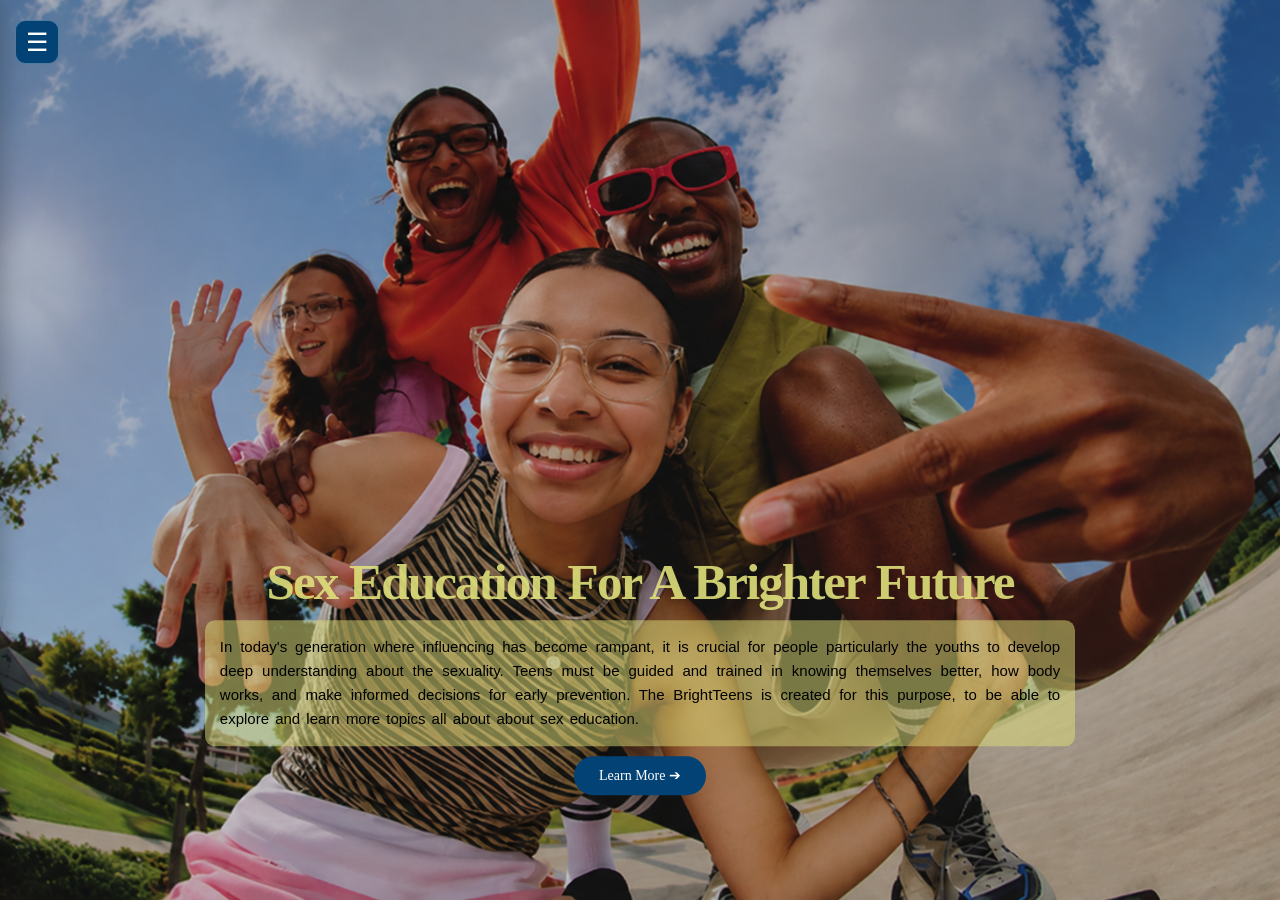
<file: index.html>
<!DOCTYPE html>
<html lang="en">
<head>
    <meta charset="UTF-8">
    <meta name="viewport" content="width=device-width, initial-scale=1.0">
    <meta name="description" content="Sex Education For Brighter Future">
    <meta name="keywords" content="BrightTeens,Sex Education">
    <meta name="author" content="BrighTeens" > 
    
    <title> Sex Education | BrighTeens </title>
    
    <link rel="stylesheet" href="button.css">
</head>
<body>

    <button class="menu-btn" onclick="toggleMenu()">&#9776;</button>

    <div class="sidebar" id="sidebar">

        <img class="mylogo" src="image/logo.png" width="75px" alt="Logo Image"/>
        <h2 class="logo-title">BrightTeens</h2>
        <a class="links" href="index.html"> Home </a>
        <a class="links" href="About.html"> About </a>
        <a class="links" href="References.html"> References </a>
        <a class="links" href="Contact.html"> Contact </a>
    </div>

    <div class="hero-container">
   
        <img class="hero" src="image/hero.png" alt="Hero Image"/>
        
            <div class="content">
                <h1 class="title"> Sex Education For A Brighter Future</h1> 

                <p class="text"> 
                In today's generation where influencing has become rampant, it is crucial for 
                people particularly the youths to develop deep understanding about the sexuality. 
                Teens must be guided and trained in knowing themselves better, how body works, 
                and make informed decisions for early prevention. The BrightTeens is created for 
                this purpose, to be able to explore and learn more topics all about about sex education. </p>    
                    
                  <a class="btn-link" href="Learn.html">Learn More ➔ </a>
                
        </div>
        
    </div>
     <script src="script.js"></script>
</body>
</html>
</file>
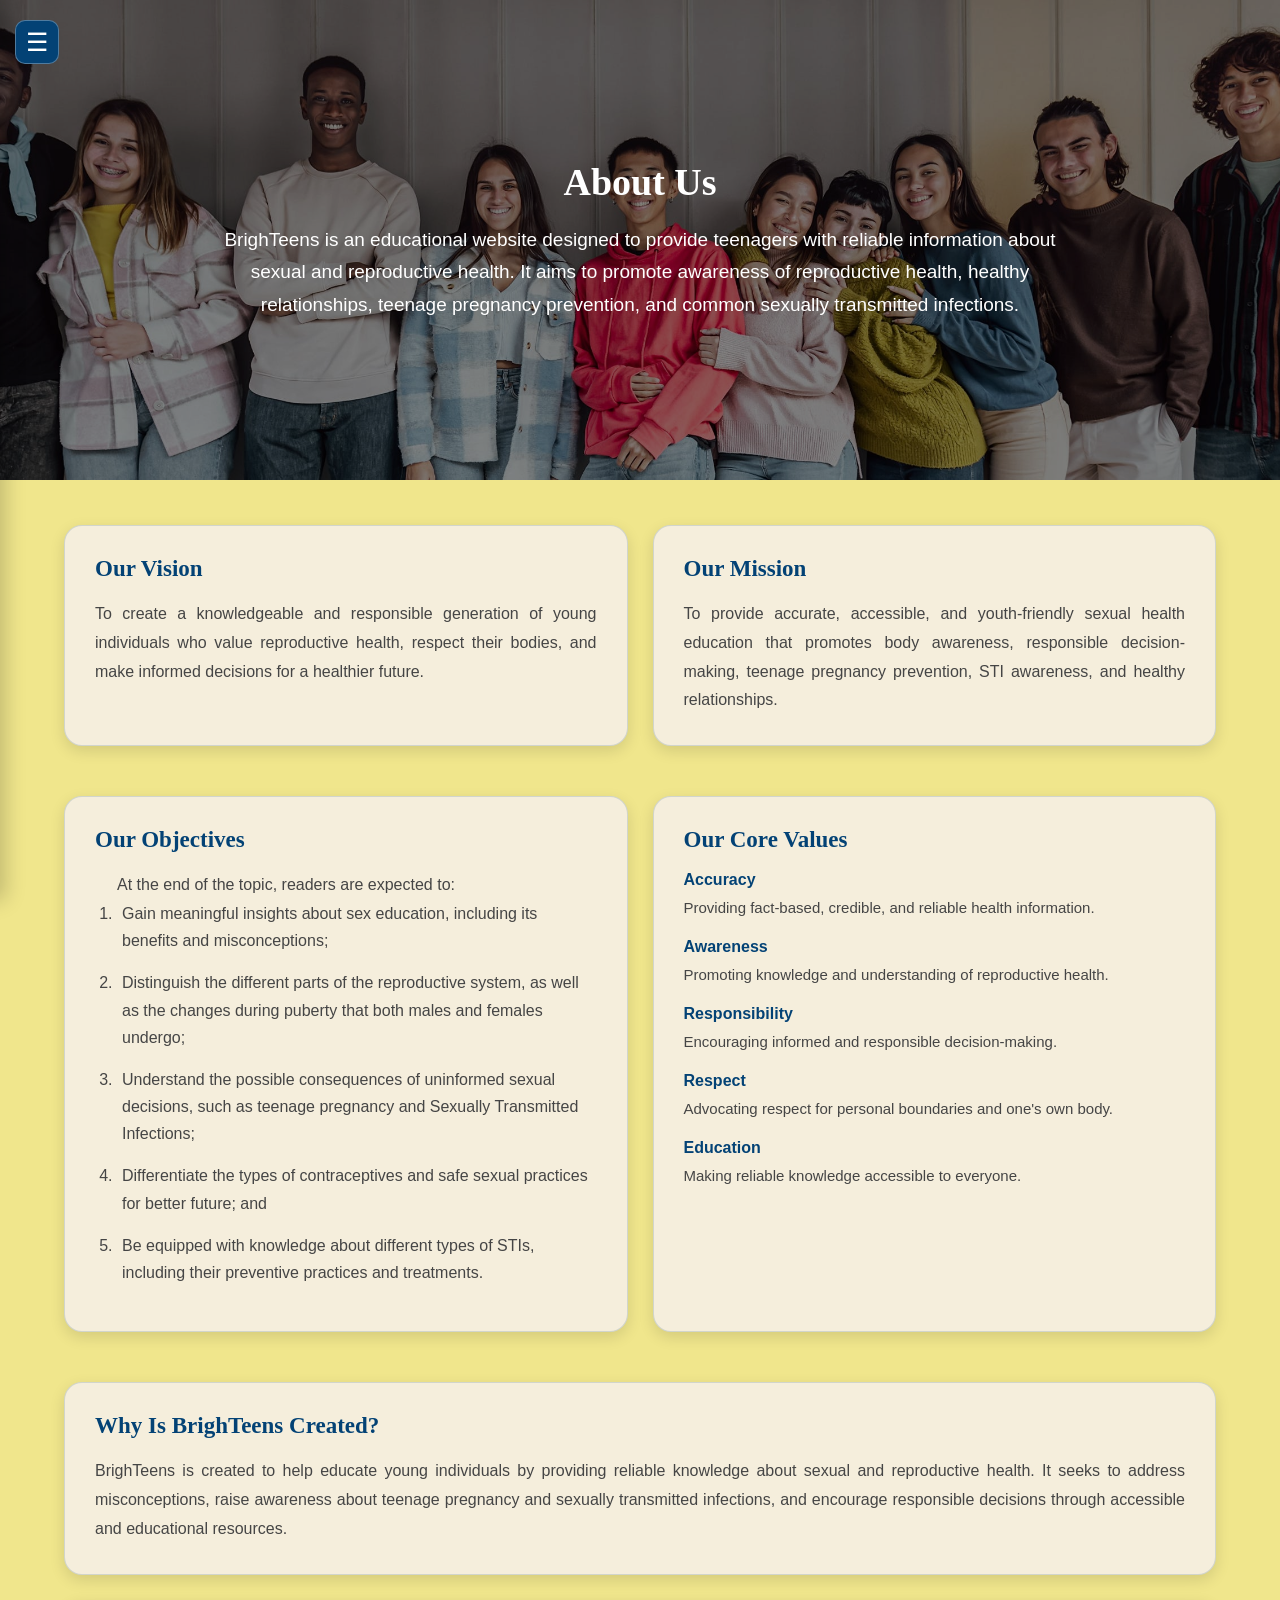
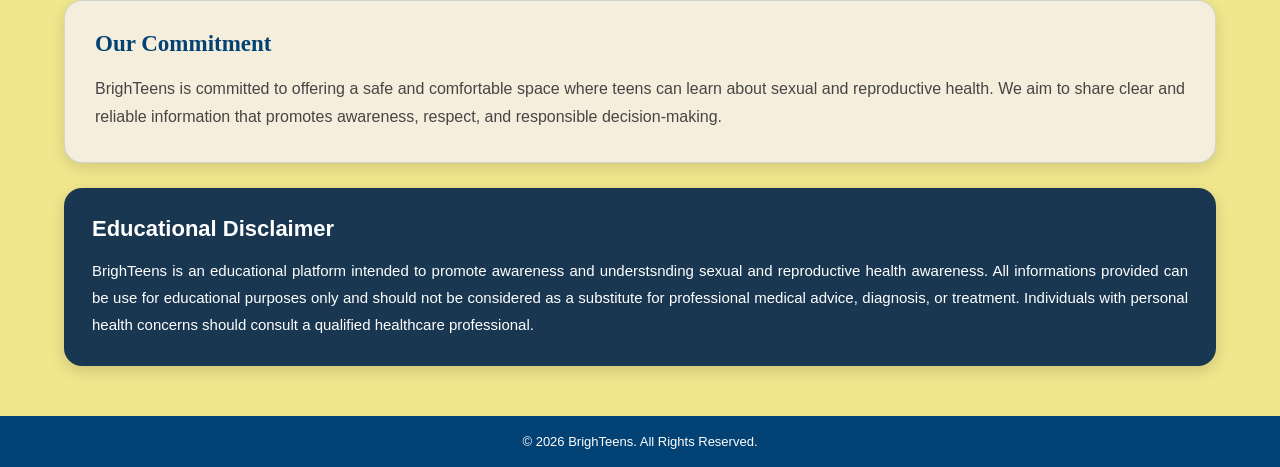
<file: About.html>
<!DOCTYPE html>
<html lang="en">
<head>
    <meta charset="UTF-8">
    <meta name="viewport" content="width=device-width, initial-scale=1.0">
    <meta name="description" content="Sex Education For Brighter Future">
    <meta name="keywords" content="BrightTeens,Sex Education">
    <meta name="author" content="BrighTeens" > 


    <title>About Us | BrighTeens</title>
    <link rel="stylesheet" href="About.css">
</head>

<body>

    <button class="menu-btn" onclick="toggleMenu()">&#9776;</button>

    <div class="sidebar" id="sidebar">

        <img class="mylogo" src="image/logo.png" alt="Logo Image">
        <h2 class="logo-title">BrighTeens</h2>

        <a class="links" href="index.html">Home</a>
        <a class="links" href="About.html">About</a>
        <a class="links" href="References.html">References</a>
        <a class="links" href="Contact.html">Contact</a>

    </div>

    <section class="about-hero">

        <img class="aboutimg" src="image/picforabout.jpeg" alt="About BrighTeens">

        <div class="hero-content">
            <h2>About Us</h2>
            <p class="brighteens">
                BrighTeens is an educational website designed to provide
                teenagers with reliable information about sexual and
                reproductive health. It aims to promote awareness of
                reproductive health, healthy relationships, teenage
                pregnancy prevention, and common sexually transmitted
                infections. </p>
    
        </div>
    </section>


    <section class="textbelow">

        <div class="top-cards">

            <div class="info-card">
            <h3 class="section-title">Our Vision</h3>
            <p>
                To create a knowledgeable and responsible generation
                of young individuals who value reproductive health,
                respect their bodies, and make informed decisions
                for a healthier future.</p>
                
            </div>


            <div class="info-card">
                <h3 class="section-title">Our Mission</h3>
                <p>
                    To provide accurate, accessible, and youth-friendly
                    sexual health education that promotes body awareness,
                    responsible decision-making, teenage pregnancy
                    prevention, STI awareness, and healthy relationships. </p>
            </div>

        </div>

        <div class="bottom-cards">

            <div class="info-card objectives-card">
                <h3 class="section-title">Our Objectives</h3>
                <ol>
                    <p> At the end of the topic, readers are expected to:</p>
                    <li>Gain meaningful insights about sex education, 
                        including its benefits and misconceptions;</li>

                    <li>Distinguish the different parts of the reproductive 
                        system, as well as the changes during puberty that 
                        both males and females undergo;</li>

                    <li>Understand the possible consequences of uninformed sexual
                        decisions, such as teenage pregnancy and Sexually 
                        Transmitted Infections;
                    </li>

                    <li>Differentiate the types of contraceptives and safe sexual
                        practices for better future; and </li>

                    <li>Be equipped with knowledge about different types of STIs,
                        including their preventive practices and treatments.</li>
                </ol>
            </div>


            <div class="info-card values-card">
                <h3 class="section-title">Our Core Values</h3>

                <ul>
                    <li>
                        <strong>Accuracy</strong>
                        <p>Providing fact-based, credible, and reliable
                        health information.</p>
                    </li>
                    <li>
                        <strong>Awareness</strong>
                        <p>Promoting knowledge and understanding of
                        reproductive health.</p>
                    </li>
                    <li>
                        <strong>Responsibility</strong>
                        <p>Encouraging informed and responsible
                        decision-making.</p>
                    </li>
                    <li>
                        <strong>Respect</strong>
                        <p>Advocating respect for personal boundaries
                        and one's own body.</p>
                    </li>
                    <li>
                        <strong>Education</strong>
                        <p>Making reliable knowledge accessible to
                        everyone.</p>
                    </li>

                </ul>

            </div>

        </div>

        <div class="info-card goals-card" >
            <h3 class="section-title">Why Is BrighTeens Created?</h3>
            <p>
                BrighTeens is created to help educate young individuals 
                by providing reliable knowledge about sexual and reproductive 
                health. It seeks to address misconceptions, raise awareness 
                about teenage pregnancy and sexually transmitted infections,
                and encourage responsible decisions through accessible
                and educational resources.</p>
        </div>
        
        <div class="comitt">
            <h3 class="section-title"> Our Commitment </h3>

            <p> BrighTeens is committed to offering a safe and comfortable space where 
            teens can learn about sexual and reproductive health. We aim to share 
            clear and reliable information that promotes awareness, respect, and responsible decision-making. </p>

        </div>

        <div class="disclaimer">
            
            <h3>Educational Disclaimer</h3>
            <p>
                BrighTeens is an educational platform intended to promote 
                awareness and understsnding sexual and reproductive health 
                awareness. All informations provided can be use for educational 
                purposes only and should not be considered as a substitute 
                for professional medical advice, diagnosis, or treatment. Individuals with 
                personal health concerns should consult a qualified healthcare
                professional.</p>           
        </div>

    </section>

    
     <footer class="footer">
        <p>&copy; 2026 BrighTeens. All Rights Reserved.</p>
    </footer>

    
    <script src="script.js"></script>

</body>
</html>
</file>
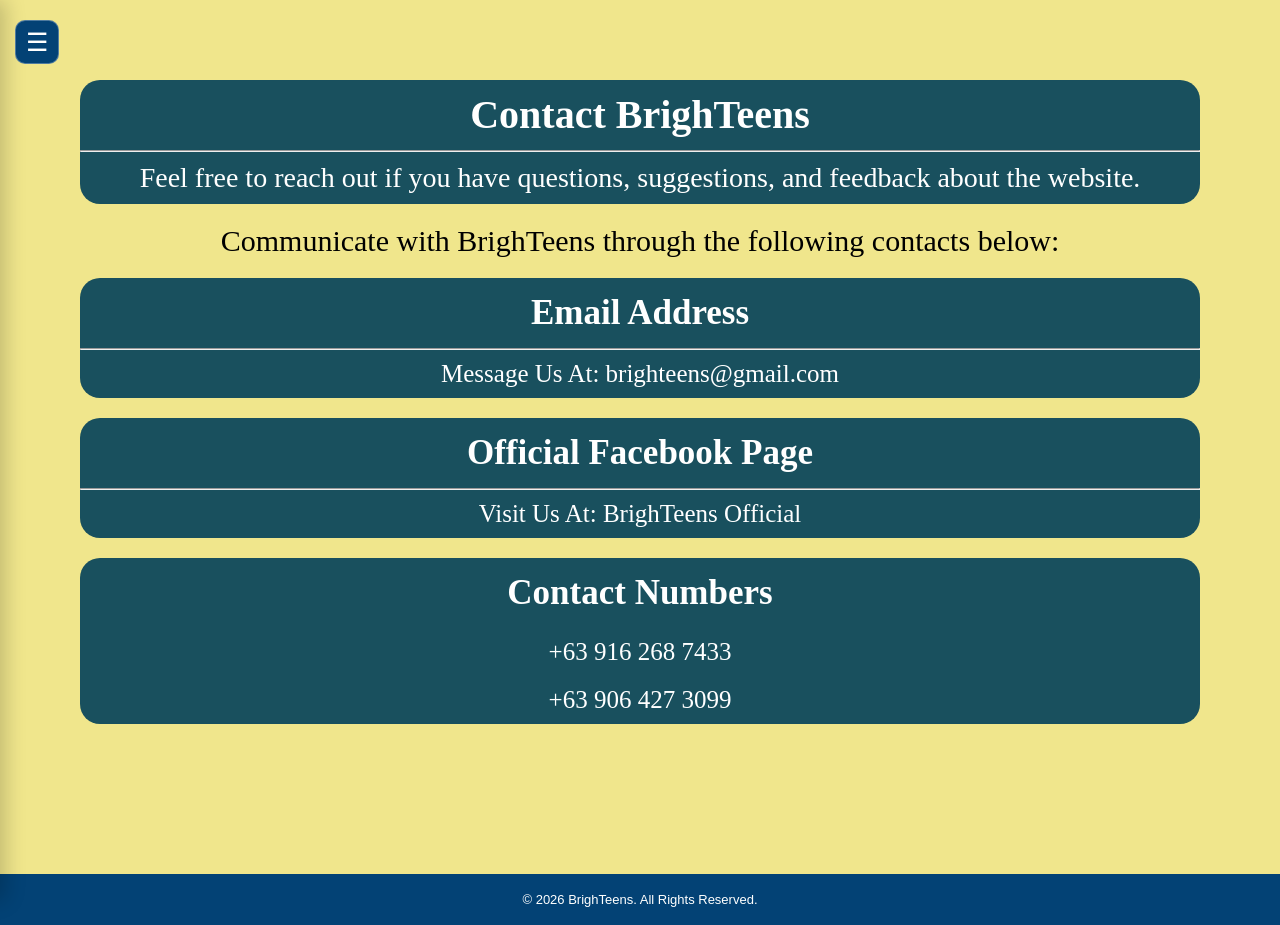
<file: Contact.html>
<!DOCTYPE html>
<html lang="en">
<head>
    <meta charset="UTF-8">
    <meta name="viewport" content="width=device-width, initial-scale=1.0">
    <meta name="description" content="Sex Education For Brighter Future">
    <meta name="keywords" content="BrightTeens,Sex Education">
    <meta name="author" content="BrighTeens" > 
   
    <title>Contact |BrighTeens</title>

    <link rel="stylesheet" href="contact.css">
</head>
<body>

     <button class="menu-btn" onclick="toggleMenu()">&#9776;</button>

    <div class="sidebar" id="sidebar">
        <img class="mylogo" src="image/logo.png" alt="Logo Image">
        <h2 class="logo-title">BrightTeens</h2>

        <a class="links" href="index.html">Home</a>
        <a class="links" href="About.html">About</a>
        <a class="links" href="References.html">References</a>
        <a class="links" href="Contact.html">Contact</a>
    </div>

    <div class="contacts"> 
        
        <div class="inquire">
            <h5> Contact BrighTeens </h5><hr>
            <p> Feel free to reach out if you have questions, suggestions, and feedback about the website.</p>
        </div>
        <div class="commu" >
            <p> Communicate with BrighTeens through the following contacts below:</p> 
        </div>
        <div class="email"> 
            <h5>  Email Address</h5> <hr>
            <p>Message Us At: brighteens@gmail.com</p>
        </div>
        <div class="socmed">
            <h5>Official Facebook Page</h5> <hr>
            <p>Visit Us At: BrighTeens Official</p>
        </div>
        <div class="number">
            <h5> Contact Numbers </h5>
            <p> +63 916 268 7433</p> 
            <p> +63 906 427 3099</p>
        </div>


    </div>

    <footer class="footer">
    <p>&copy; 2026 BrighTeens. All Rights Reserved.</p>
    </footer>

    <script src="script.js"></script>
    
</body>
</html>
</file>
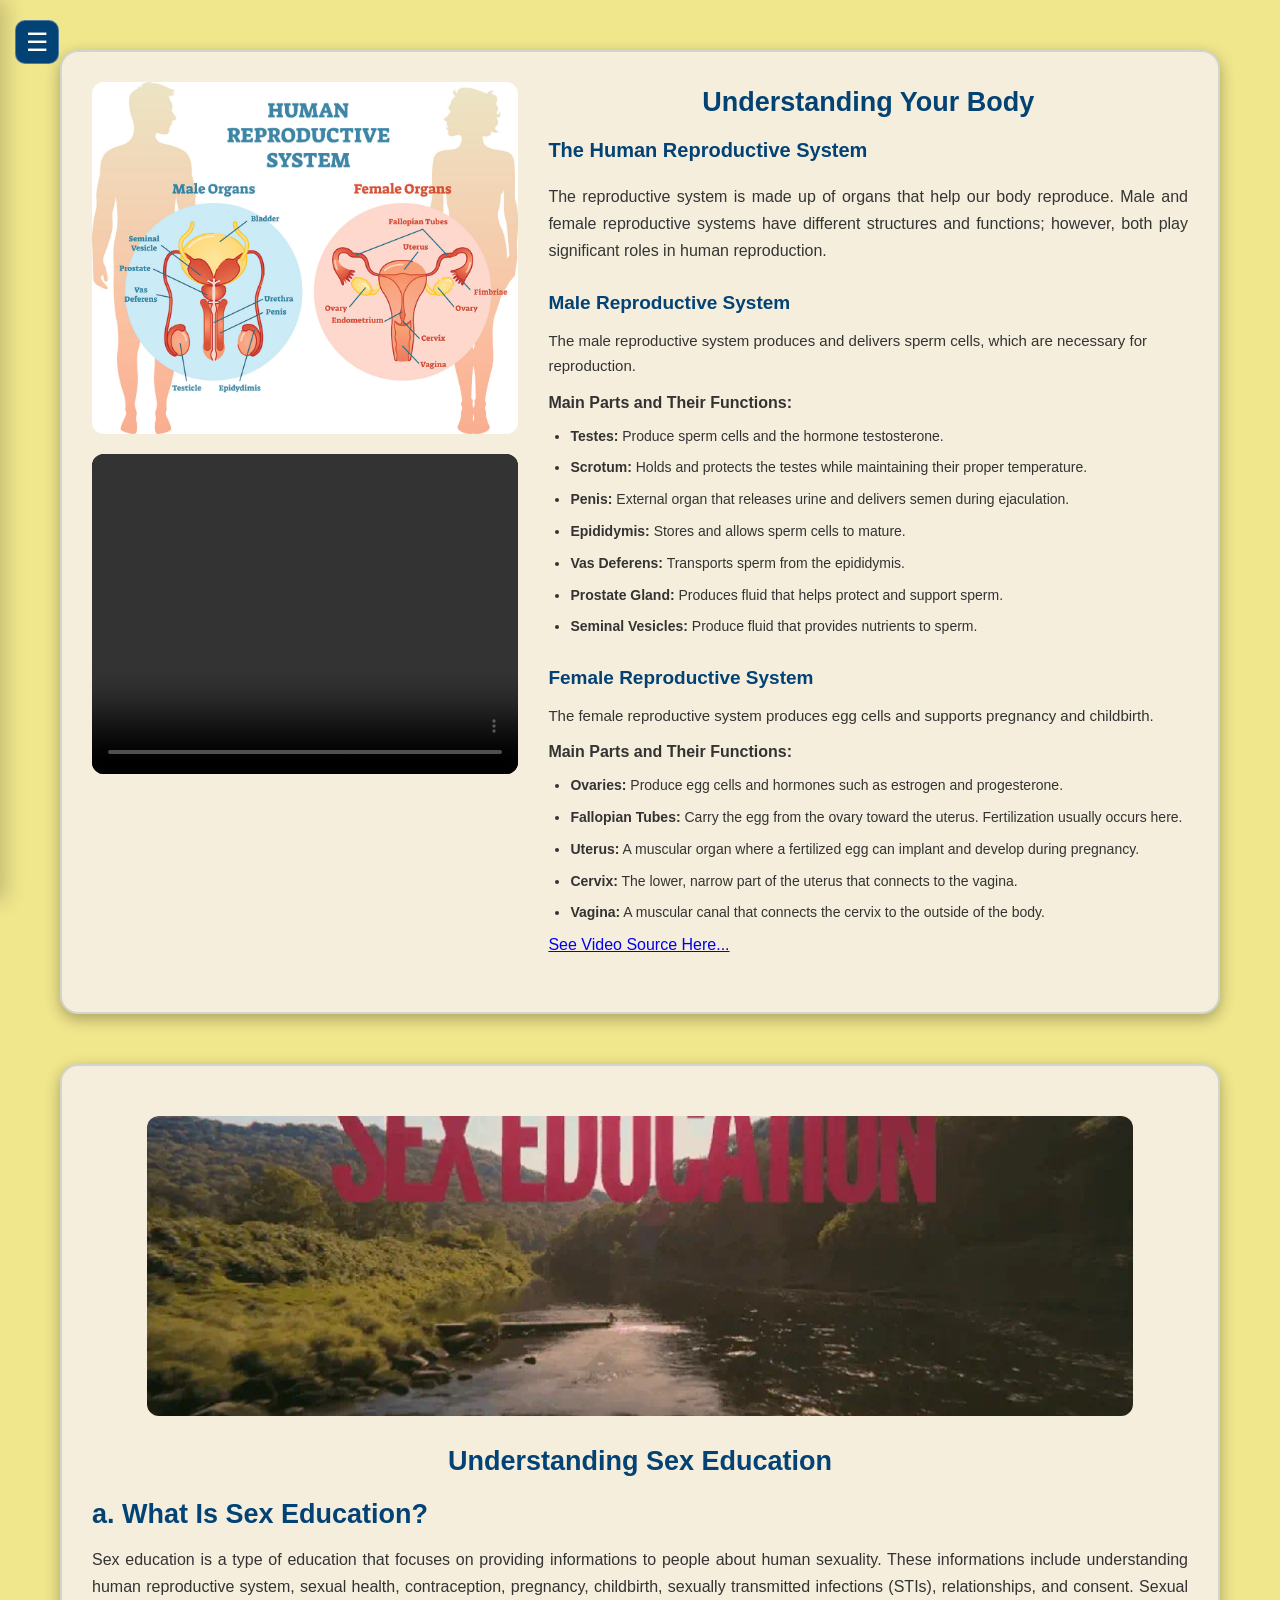
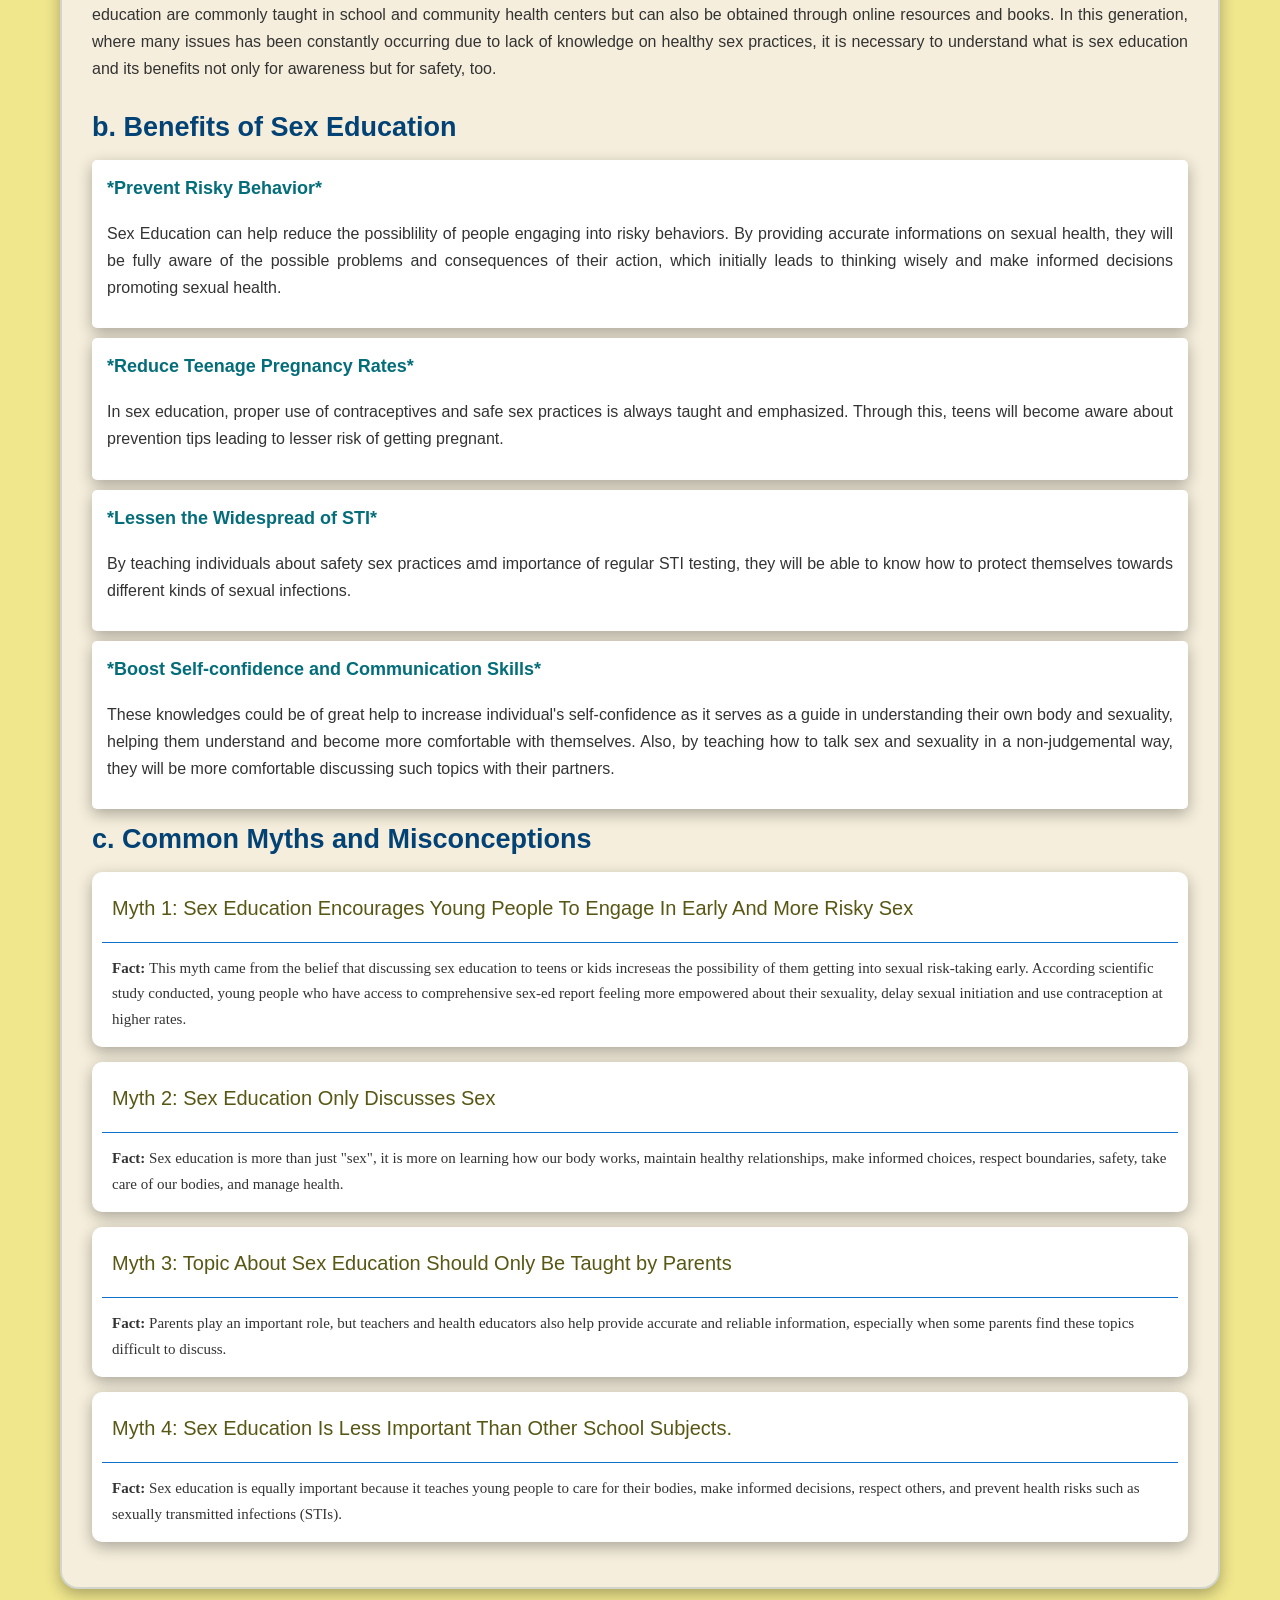
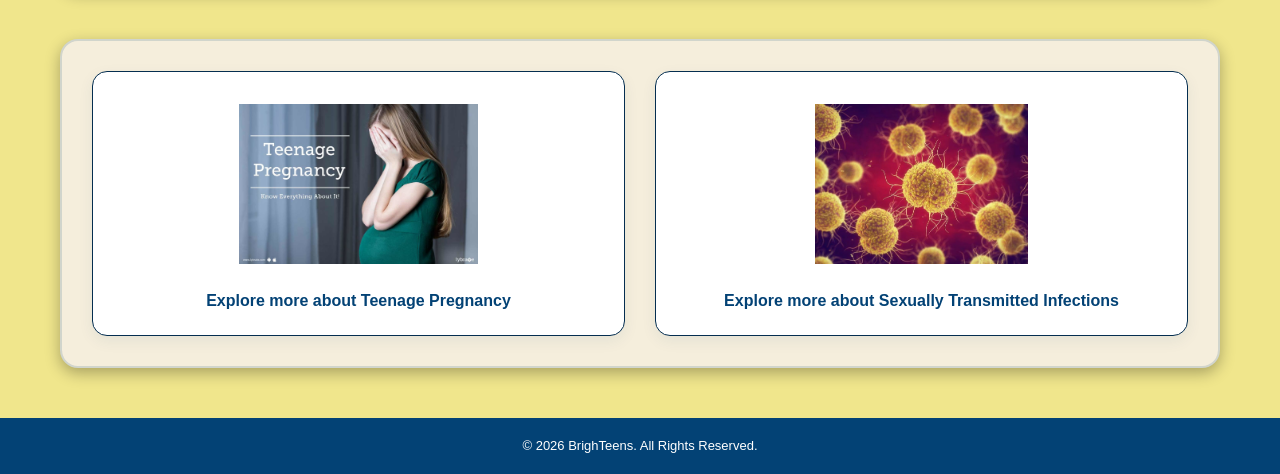
<file: Learn.html>
<!DOCTYPE html>
<html lang="en">
<head>
    <meta charset="UTF-8">
    <meta name="viewport" content="width=device-width, initial-scale=1.0">
     <meta name="description" content="Sex Education For Brighter Future">
    <meta name="keywords" content="BrightTeens,Sex Education">
    <meta name="author" content="BrighTeens" >

    <title>Learn | BrighTeens</title>
    
    <link rel="stylesheet" href="learn.css">
</head>

<body>

    <button class="menu-btn" onclick="toggleMenu()">&#9776;</button>

    <div class="sidebar" id="sidebar">
        <img class="mylogo" src="image/logo.png" alt="Logo Image">
        <h2 class="logo-title">BrightTeens</h2>

        <a class="links" href="index.html">Home</a>
        <a class="links" href="About.html">About</a>
        <a class="links" href="References.html">References</a>
        <a class="links" href="Contact.html">Contact</a>
    </div>

    <main class="ftopic">

        <div class="image">

            <!-- LEFT SIDE: IMAGE -->
            <div class="image-side">
                <img class="anatomy" src="image/reproductive.jpg"
                     alt="Human Reproductive System">
                <video class="anatomy" controls autoplay muted playsinline>
                <source src="reproductivevid.mp4" type="video/mp4">
                Your browser does not support the video element.
                </video>
            </div>

            <div class="content-side">

                <div class="ana-text">
                    <h2> Understanding Your Body</h2>
                    <h3>The Human Reproductive System</h3>

                    <p>
                        The reproductive system is made up of organs that help
                        our body reproduce. Male and female reproductive
                        systems have different structures and functions;
                        however, both play significant roles in human
                        reproduction.
                    </p>
                </div>

                <div class="con1">

                 

                    <!-- This part is for male -->
                    <div class="male-system">

                        <h3>Male Reproductive System</h3>

                        <p>
                            The male reproductive system produces and
                            delivers sperm cells, which are necessary
                            for reproduction.
                        </p>

                        <h4>Main Parts and Their Functions:</h4>

                        <ul>
                            <li><strong>Testes:</strong> Produce sperm cells
                            and the hormone testosterone.</li>
                            <li><strong>Scrotum:</strong> Holds and protects
                            the testes while maintaining their proper
                            temperature.</li>
                            <li><strong>Penis:</strong> External organ that
                            releases urine and delivers semen during
                            ejaculation.</li>
                            <li><strong>Epididymis:</strong> Stores and
                            allows sperm cells to mature.</li>
                            <li><strong>Vas Deferens:</strong> Transports
                            sperm from the epididymis.</li>
                            <li><strong>Prostate Gland:</strong> Produces
                            fluid that helps protect and support sperm.</li>
                            <li><strong>Seminal Vesicles:</strong> Produce
                            fluid that provides nutrients to sperm.</li>
                        </ul>

                    </div>

                    <!-- This Part Is Female -->
                    <div class="female-system">

                        <h3>Female Reproductive System</h3>

                        <p>
                            The female reproductive system produces egg
                            cells and supports pregnancy and childbirth.
                        </p>

                        <h4>Main Parts and Their Functions:</h4>

                        <ul>
                            <li><strong>Ovaries:</strong> Produce egg cells
                            and hormones such as estrogen and progesterone.</li>

                            <li><strong>Fallopian Tubes:</strong> Carry the
                            egg from the ovary toward the uterus.
                            Fertilization usually occurs here.</li>

                            <li><strong>Uterus:</strong> A muscular organ
                            where a fertilized egg can implant and develop
                            during pregnancy.</li>

                            <li><strong>Cervix:</strong> The lower, narrow
                            part of the uterus that connects to the vagina.</li>

                            <li><strong>Vagina:</strong> A muscular canal
                            that connects the cervix to the outside of
                            the body.</li>
                        </ul>

                        <a class="video" href=" https://youtu.be/cDT1efvCfuM"> See Video Source Here...</a>
                    </div>

                </div>

            </div>

        </div>

    </main>


        <div class="sexed">


             
            <img class="simage" src="image/educate.webp" alt="Sex Education Image"/>
            
        

                <div class="sex-text">
                    <h2> Understanding Sex Education </h2>
                    <h3>a. What Is Sex Education?</h3>

                    <p>
                       Sex education is a type of education that focuses on providing informations to people about human sexuality. These informations include understanding human reproductive system, sexual health, contraception, pregnancy, childbirth, sexually transmitted infections (STIs), relationships, and consent. Sexual education are commonly taught in school and community health centers  but can also be obtained through online resources and books. In this generation, where many issues has been constantly occurring due to lack of knowledge on healthy sex practices, it is necessary to understand what is sex education and its benefits not only for awareness but for safety, too.
                    </p>
                </div>
            

                <div class="benefits">
                     <div class="straight">
                        <h3>b. Benefits of Sex Education</h3>
                        
                        <div  class="first">
                            <h5>*Prevent Risky Behavior* </h5>
                             <p>Sex Education can help reduce the possiblility of people engaging into risky behaviors. By providing accurate informations on sexual health, they will be fully aware of the possible problems and consequences of their action, which initially leads to thinking wisely and make informed decisions promoting sexual health.</p>
                        </div>
                        <div  class="second">
                             <h5>*Reduce Teenage Pregnancy Rates* </h5>
                            <p>In sex education, proper use of contraceptives and safe sex practices is always taught and emphasized. Through this, teens will become aware about prevention tips leading to lesser risk of getting pregnant.</p>
                        </div>
                        <div class="third">
                            <h5>*Lessen the Widespread of STI* </h5>
                            <p>By teaching individuals about safety sex practices amd importance of regular STI testing, they will be able to know how to protect themselves towards different kinds of sexual infections.</p>
                         </div>
                        <div class="fourth">
                            <h5>*Boost Self-confidence and Communication Skills*</h5>
                            <p>These knowledges could be of great help to increase individual's self-confidence as it serves as a guide in understanding their own body and sexuality, helping them understand and become more comfortable with themselves. Also, by teaching how to talk sex and sexuality in a non-judgemental way, they will be more comfortable discussing such topics with their partners.</p>
                        </div>
                         
                            
                     </div>

                </div>
                <div id="misconceptions">
                    <div class="myths" > 
                        <h3>c. Common Myths and Misconceptions</h3> 
                        <div class="myth1"> 
                            <p class="false">
                            Myth 1: Sex Education Encourages Young People To Engage In Early And More Risky Sex</p>
                            <hr>
                            <p class="true">   
                            <strong>Fact: </strong> This myth came from the belief that discussing sex education to teens or kids increseas the possibility of them getting into sexual risk-taking early. According scientific study conducted, young people who have access to comprehensive sex-ed report feeling more empowered about their sexuality, delay sexual initiation and use contraception at higher rates.</p>
                        </div>    
                        <div class="myth2"> 
                            <p class="false">
                            Myth 2: Sex Education Only Discusses Sex </p>
                            <hr>
                            <p class="true">   
                            <strong>Fact:</strong> Sex education is more than just "sex", it is more on learning how our body works, maintain healthy relationships, make informed choices, respect boundaries, safety, take care of our bodies, and manage health.</p>
                        </div>
                        <div class="myth3"> 
                        <p class="false">
                            Myth 3: Topic About Sex Education Should Only Be Taught by Parents </p>  
                            <hr>
                            <p class="true">    
                            <strong>Fact:</strong> Parents play an important role, but teachers and health educators also help provide accurate and reliable information, especially when some parents find these topics difficult to discuss.</p>
                        </div>
                        <div class="myth4"> 
                        <p class="false">
                            Myth 4: Sex Education Is Less Important Than Other School Subjects. </p>
                            <hr>
                            <p class="true">    
                           <strong>Fact: </strong>Sex education is equally important because it teaches young people to care for their bodies, make informed decisions, respect others, and prevent health risks such as sexually transmitted infections (STIs).</p>
                        </div>

                    </div>


                </div>

        </div>

         <div class="below">
                <div class="add">
                    <img class="preg" src="image/preg.jpeg" alt="Pregnant Image"/>
                    <a href="pregnancy.html">Explore more about Teenage Pregnancy</a>
                </div>
           
                <div class="added">
                    <img  class="sti"  src="image/sti.jpg" alt="Virus Image"/>
                    <a href="sti.html">Explore more about Sexually Transmitted Infections</a>
                </div>
            </div>

        <footer class="footer">
            <p>&copy; 2026 BrighTeens. All Rights Reserved.</p>
        </footer>


    <script src="script.js"></script>

</body>
</html>
</file>
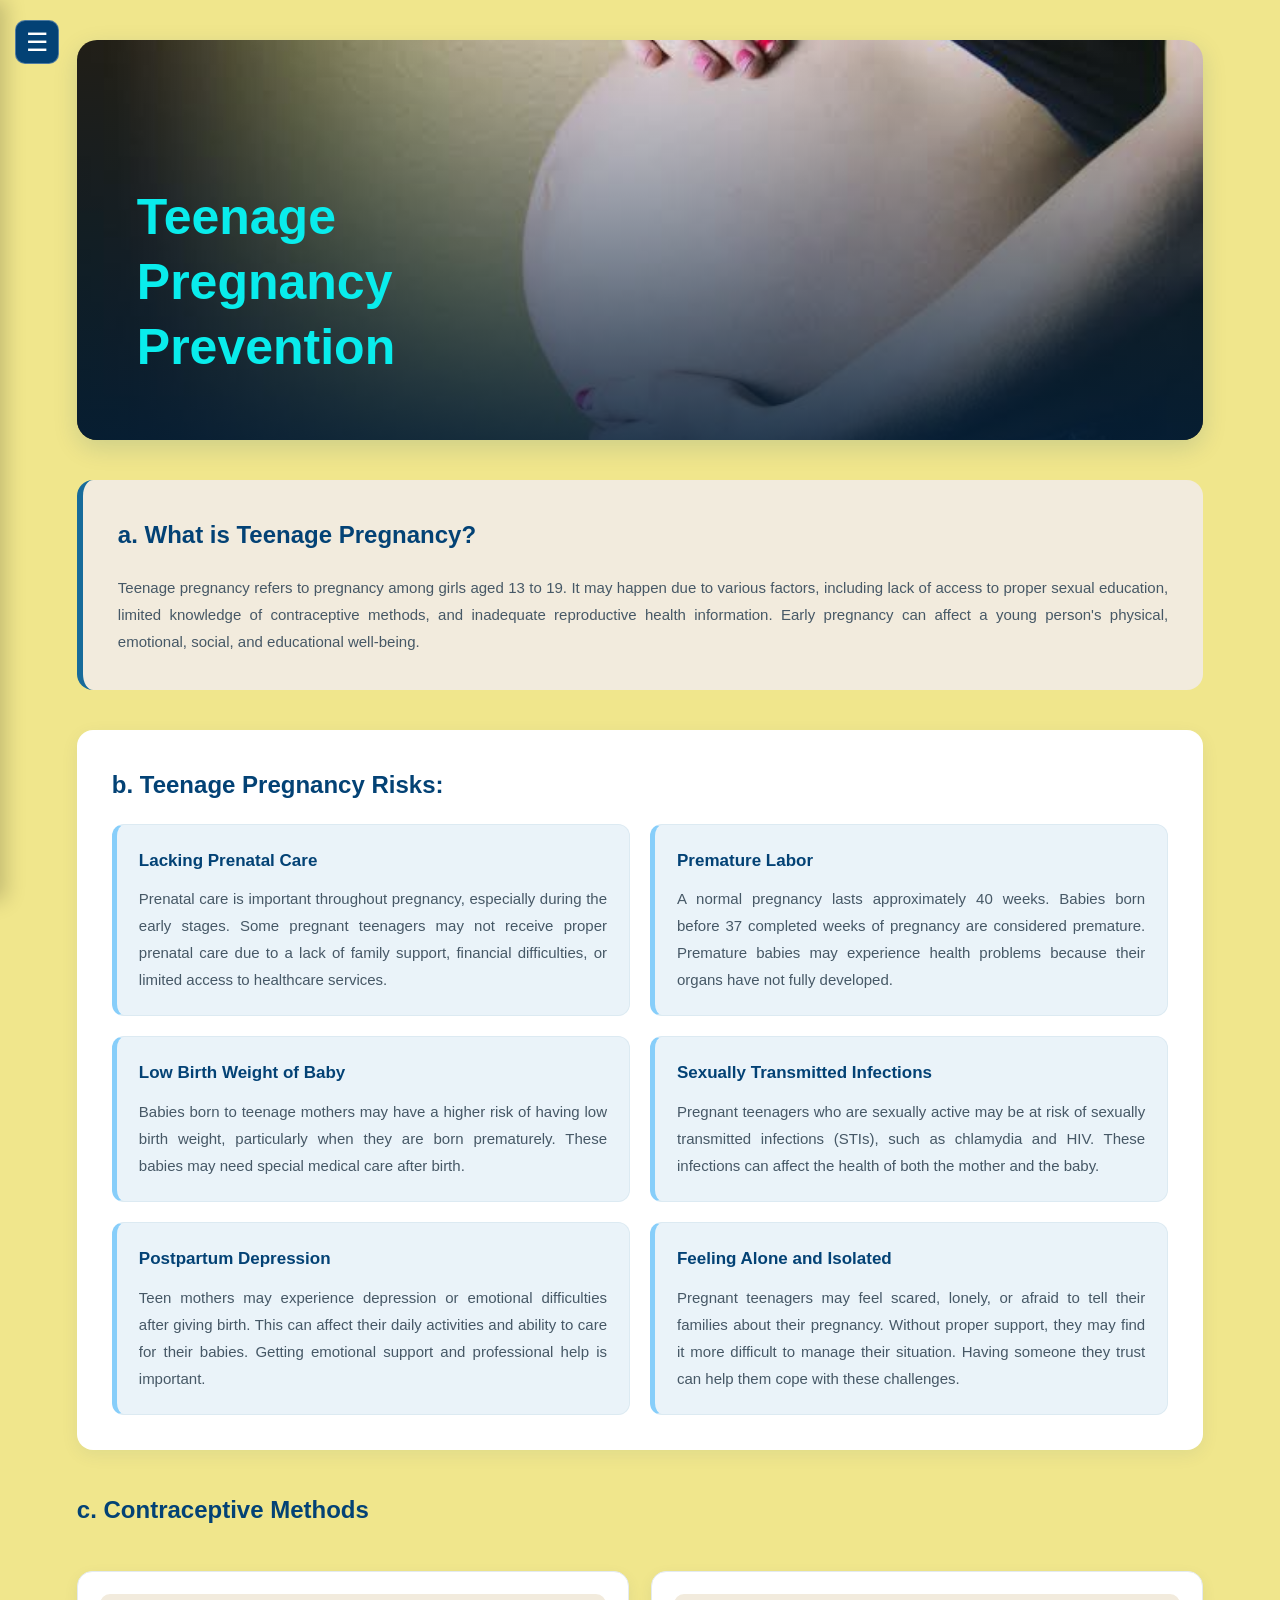
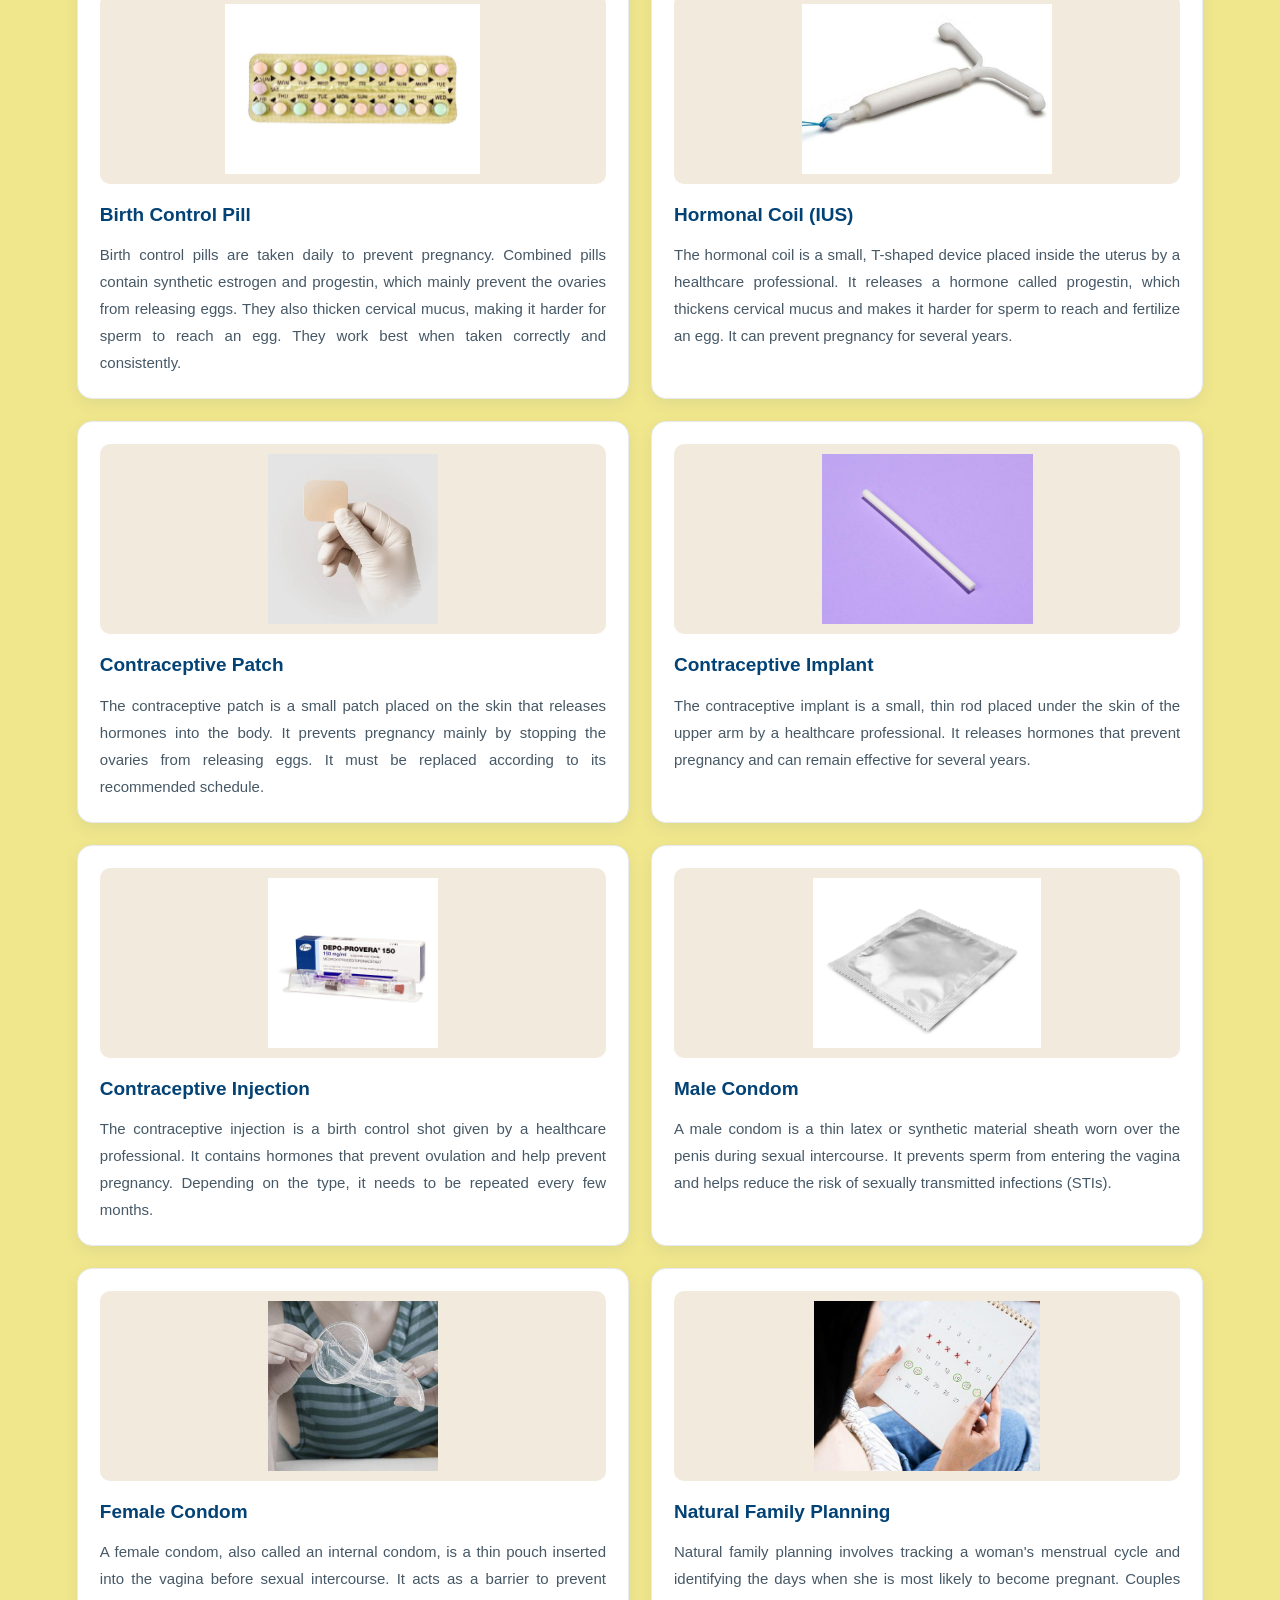
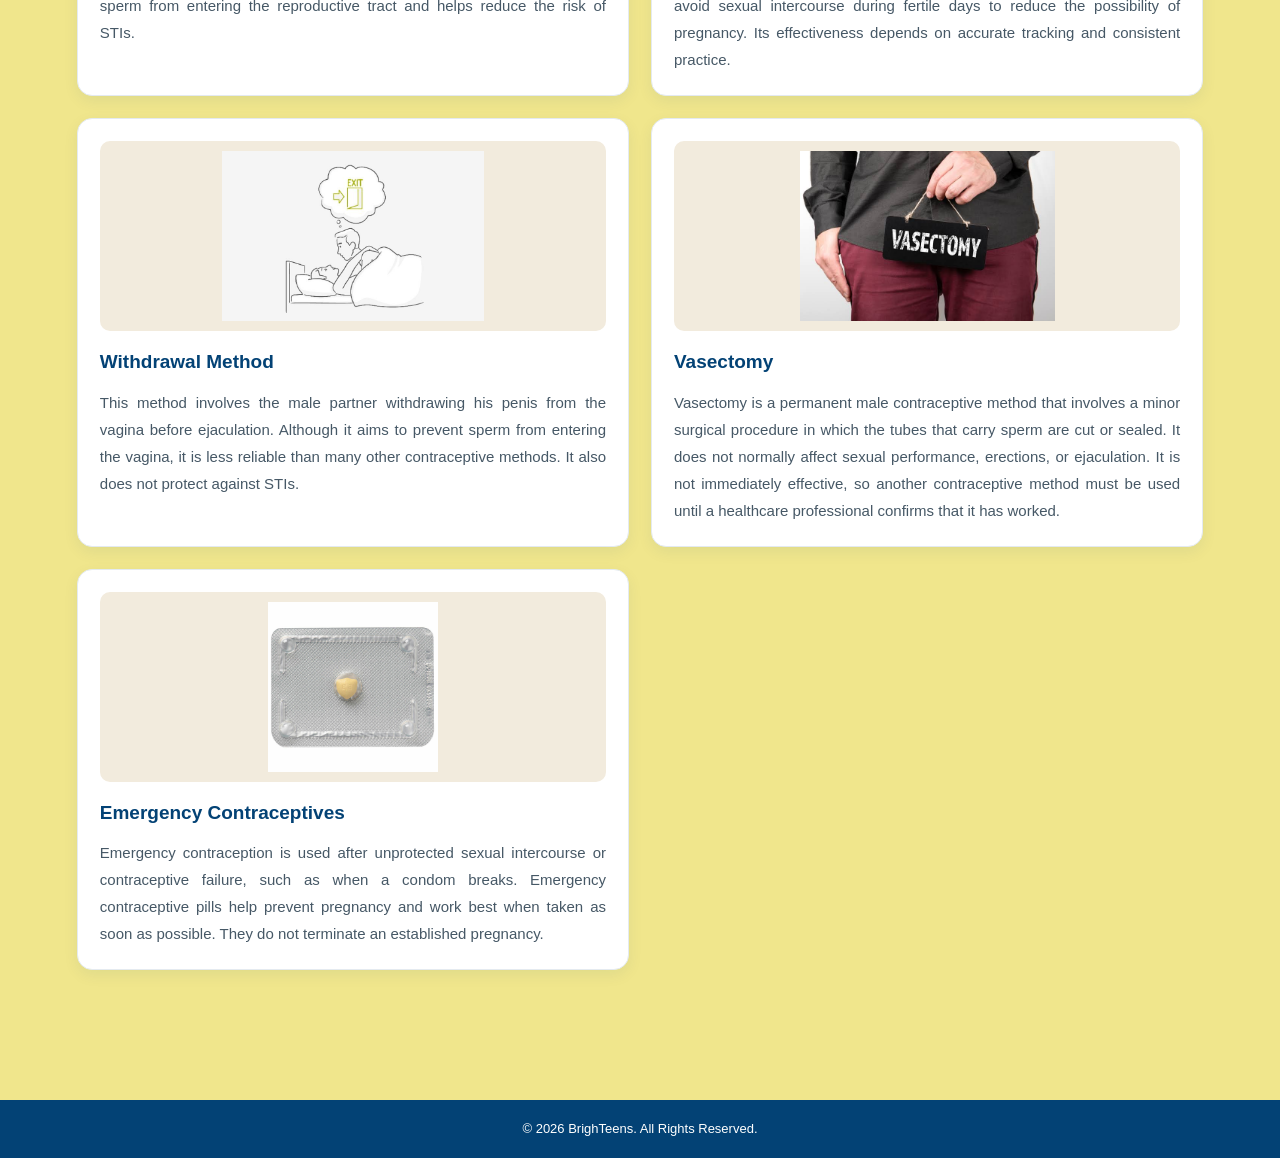
<file: pregnancy.html>
<!DOCTYPE html>
<html lang="en">
<head>
    <meta charset="UTF-8">
    <meta name="viewport" content="width=device-width, initial-scale=1.0">
    <meta name="description" content="Sex Education For Brighter Future">
    <meta name="keywords" content="BrightTeens,Sex Education">
    <meta name="author" content="BrighTeens" >

    <title>Teenage Pregnancy | BrighTeens</title>

    <link rel="stylesheet" href="pregnancy.css">
</head>
<body>

     <button class="menu-btn" onclick="toggleMenu()">&#9776;</button>

    <div class="sidebar" id="sidebar">
        <img class="mylogo" src="image/logo.png" alt="Logo Image">
        <h2 class="logo-title">BrightTeens</h2>

        <a class="links" href="index.html">Home</a>
        <a class="links" href="About.html">About</a>
        <a class="links" href="References.html">References</a>
        <a class="links" href="Contact.html">Contact</a>
    </div>

    <div id="pregnancy">

        
        <div class="pregnancy-hero">
            <img src="image/rep.jpg" alt="Teenage pregnancy awareness">

            <div class="hero-overlay">
                <h2>Teenage <br> Pregnancy <br>Prevention</h2>
            </div>
        </div>


        <div class="teenpreg">
            <h3>a. What is Teenage Pregnancy?</h3>

            <p>
                Teenage pregnancy refers to pregnancy among girls aged 13 to 19.
                It may happen due to various factors, including lack of access to
                proper sexual education, limited knowledge of contraceptive methods,
                and inadequate reproductive health information. Early pregnancy
                can affect a young person's physical, emotional, social, and
                educational well-being.
            </p>
        </div>

        <div class="risks">
            <h3>b. Teenage Pregnancy Risks:</h3>

            <ul>
                <li>
                    <strong>Lacking Prenatal Care</strong>
                    <p>
                        Prenatal care is important throughout pregnancy, especially
                        during the early stages. Some pregnant teenagers may not
                        receive proper prenatal care due to a lack of family support,
                        financial difficulties, or limited access to healthcare
                        services.
                    </p>
                </li>

                <li>
                    <strong>Premature Labor</strong>
                    <p>
                        A normal pregnancy lasts approximately 40 weeks. Babies
                        born before 37 completed weeks of pregnancy are considered
                        premature. Premature babies may experience health problems
                        because their organs have not fully developed.
                    </p>
                </li>

                <li>
                    <strong>Low Birth Weight of Baby</strong>
                    <p>
                        Babies born to teenage mothers may have a higher risk of
                        having low birth weight, particularly when they are born
                        prematurely. These babies may need special medical care
                        after birth.
                    </p>
                </li>

                <li>
                    <strong>Sexually Transmitted Infections</strong>
                    <p>
                        Pregnant teenagers who are sexually active may be at risk
                        of sexually transmitted infections (STIs), such as
                        chlamydia and HIV. These infections can affect the health
                        of both the mother and the baby.
                    </p>
                </li>

                <li>
                    <strong>Postpartum Depression</strong>
                    <p>
                        Teen mothers may experience depression or emotional
                        difficulties after giving birth. This can affect their
                        daily activities and ability to care for their babies.
                        Getting emotional support and professional help is important.
                    </p>
                </li>

                <li>
                    <strong>Feeling Alone and Isolated</strong>
                    <p>
                        Pregnant teenagers may feel scared, lonely, or afraid to
                        tell their families about their pregnancy. Without proper
                        support, they may find it more difficult to manage their
                        situation. Having someone they trust can help them cope
                        with these challenges.
                    </p>
                </li>
            </ul>
        </div>

        
        <div class="contraceptives">

        <h3>c. Contraceptive Methods</h3>

            <div class="methcard">
                <img src="image/birth-control-pill.jpg" alt="Birth control pills">
                <h5>Birth Control Pill</h5>
                <p>Birth control pills are taken daily to prevent pregnancy.
                Combined pills contain synthetic estrogen and progestin,
                which mainly prevent the ovaries from releasing eggs.
                They also thicken cervical mucus, making it harder for
                sperm to reach an egg. They work best when taken correctly
                and consistently.</p> 
            </div>

            <div class="methcard">
                <img src="image/hormonal-ius.jpg" alt="Hormonal intrauterine system">
                 <h5>Hormonal Coil (IUS)</h5>
                <p>The hormonal coil is a small, T-shaped device placed inside
                the uterus by a healthcare professional. It releases a
                hormone called progestin, which thickens cervical mucus
                and makes it harder for sperm to reach and fertilize an egg.
                It can prevent pregnancy for several years.</p>
        
            </div>

            <div class="methcard">
                <img src="image/contraceptive-patch.jpg" alt="Contraceptive patch">
                 <h5>Contraceptive Patch</h5>
                <p>The contraceptive patch is a small patch placed on the skin
                that releases hormones into the body. It prevents pregnancy
                mainly by stopping the ovaries from releasing eggs.
                It must be replaced according to its recommended schedule.</p>
            </div>

            <div class="methcard">
                <img src="image/contraceptive-implant.jpg" alt="Contraceptive implant">
                <h5>Contraceptive Implant</h5>
                
                <p>The contraceptive implant is a small, thin rod placed under
                the skin of the upper arm by a healthcare professional.
                It releases hormones that prevent pregnancy and can remain
                effective for several years.</p>
    
            </div>

            <div class="methcard">
                <img src="image/contraceptive-injection.jpg" alt="Contraceptive injection">
                <h5>Contraceptive Injection</h5>
                <p>The contraceptive injection is a birth control shot given
                by a healthcare professional. It contains hormones that
                prevent ovulation and help prevent pregnancy. Depending
                on the type, it needs to be repeated every few months.</p>
       
            </div>

            <div class="methcard">
                <img src="image/male-condom.jpg" alt="Male condom">
                <h5>Male Condom</h5>
        
                <p>A male condom is a thin latex or synthetic material sheath
                worn over the penis during sexual intercourse. It prevents
                sperm from entering the vagina and helps reduce the risk
                of sexually transmitted infections (STIs).</p> 
            </div>

            <div class="methcard">
                <img src="image/female-condom.jpg" alt="Female condom">
                <h5>Female Condom</h5>
                <p>A female condom, also called an internal condom, is a thin
                pouch inserted into the vagina before sexual intercourse.
                It acts as a barrier to prevent sperm from entering the
                reproductive tract and helps reduce the risk of STIs.</p>
            </div>

            <div class="methcard">
                <img src="image/natural-family-planning.jpg" alt="Natural family planning calendar">
                <h5>Natural Family Planning</h5>
       
                <p>Natural family planning involves tracking a woman's
                menstrual cycle and identifying the days when she is
                most likely to become pregnant. Couples avoid sexual
                intercourse during fertile days to reduce the possibility
                of pregnancy. Its effectiveness depends on accurate
                tracking and consistent practice.</p>
             </div>

            <div class="methcard">
                <img src="image/withdrawal-method.jpg" alt="Educational illustration of the withdrawal method">
                <h5>Withdrawal Method</h5>
                <p>This method involves the male partner withdrawing his
                penis from the vagina before ejaculation. Although it
                aims to prevent sperm from entering the vagina, it is
                less reliable than many other contraceptive methods.
                It also does not protect against STIs.</p>
            </div>

            <div class="methcard">
                <img src="image/vasectomy.jpg" alt="Medical illustration of vasectomy">
                <h5>Vasectomy</h5>
                <p>Vasectomy is a permanent male contraceptive method that
                involves a minor surgical procedure in which the tubes
                that carry sperm are cut or sealed. It does not normally
                affect sexual performance, erections, or ejaculation.
                It is not immediately effective, so another contraceptive
                method must be used until a healthcare professional
                confirms that it has worked.</p>
            </div>

            <div class="methcard">
                <img src="image/emergency-contraception.jpg" alt="Emergency contraceptive pills">
                <h5>Emergency Contraceptives</h5>
                <p>Emergency contraception is used after unprotected sexual
                intercourse or contraceptive failure, such as when a
                condom breaks. Emergency contraceptive pills help prevent
                pregnancy and work best when taken as soon as possible.
                They do not terminate an established pregnancy.</p>
            </div>

        </div>


    </div>
        <footer class="footer">
            <p>&copy; 2026 BrighTeens. All Rights Reserved.</p>
        </footer>

    
    <script src="script.js"></script>

</body>
</html>
</file>
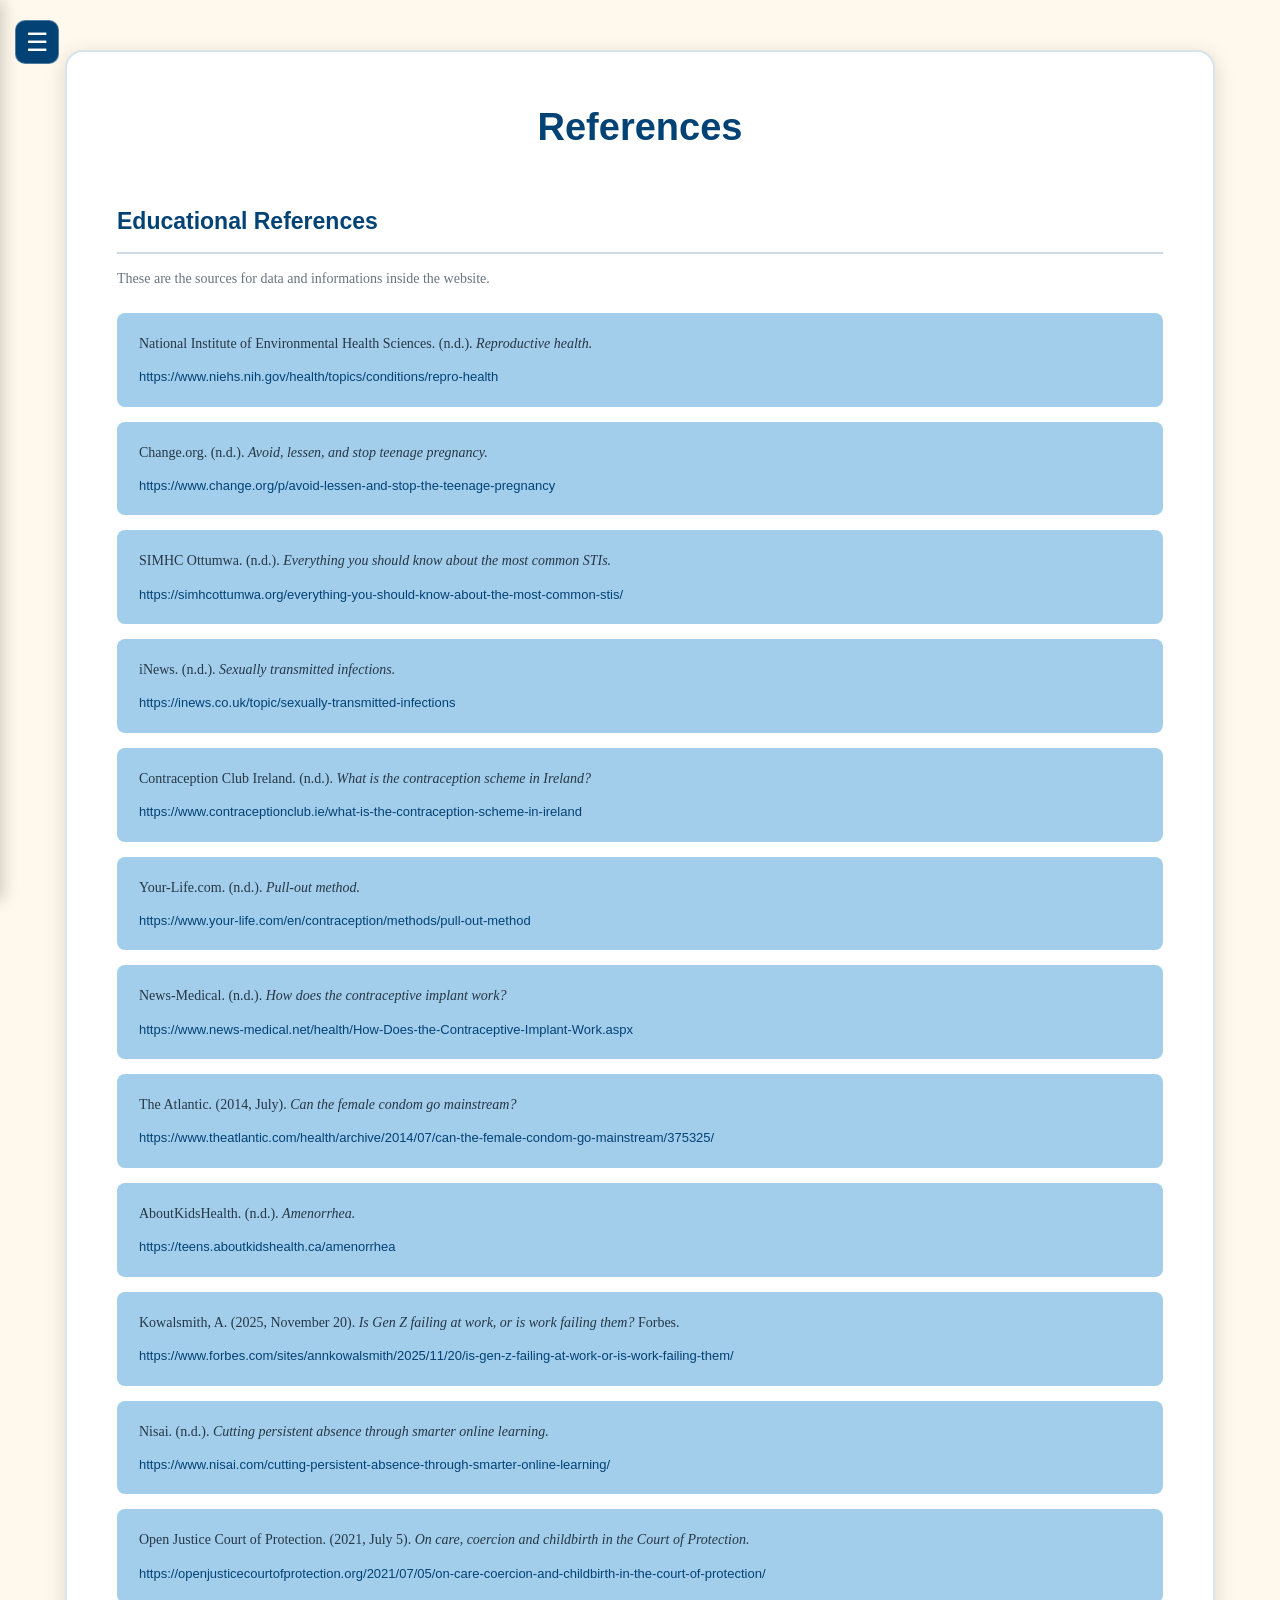
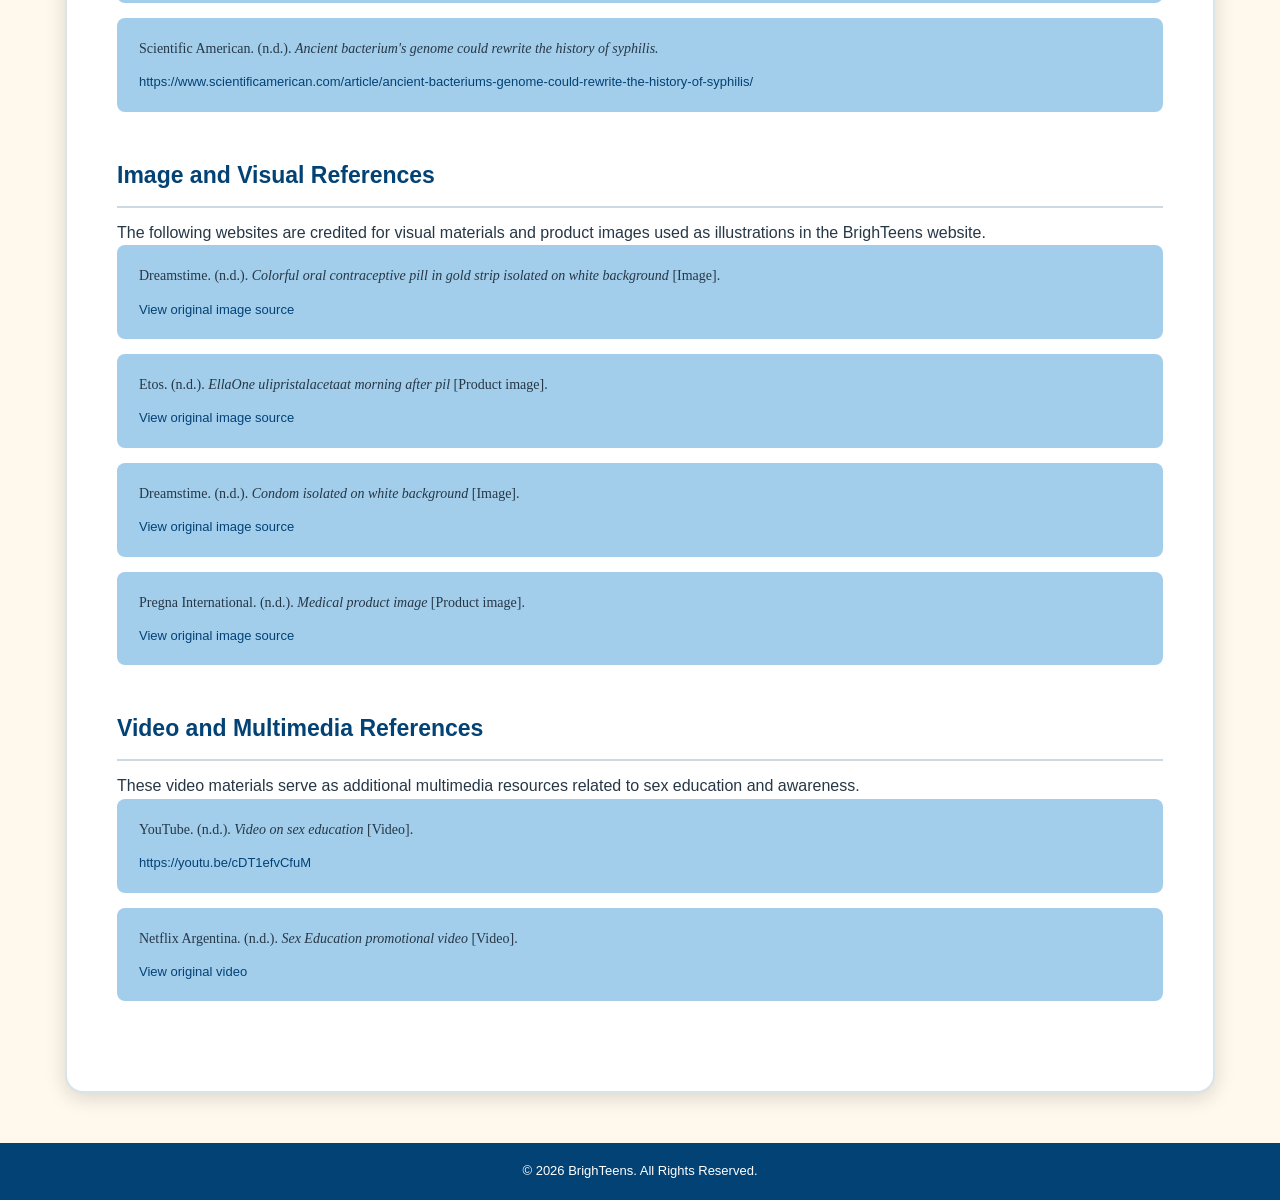
<file: References.html>
<!DOCTYPE html>
<html lang="en">

<head>
    <meta charset="UTF-8">
    <meta name="viewport" content="width=device-width, initial-scale=1.0">
     <meta name="description" content="Sex Education For Brighter Future">
    <meta name="keywords" content="BrightTeens,Sex Education">
    <meta name="author" content="BrighTeens" >

    <title>References | BrighTeens</title>

    <link rel="stylesheet" href="references.css">
</head>

<body>

    <button class="menu-btn" onclick="toggleMenu()">&#9776;</button>
    
    <div class="sidebar" id="sidebar">

        <img class="mylogo" src="image/logo.png" alt="BrighTeens Logo">
        <h2 class="logo-title">BrighTeens</h2>

        <a class="links" href="index.html">Home</a>
        <a class="links" href="About.html">About</a>
        <a class="links" href="References.html">References</a>
        <a class="links" href="Contact.html">Contact</a>

    </div>

    <main class="references">
        <div class="reference-header">
            <h1>References</h1>
        </div>

        <!-- For Educational -->

        <section class="reference-section">
            <h2>Educational References</h2>
            <p class="description">
                These are the sources for data and informations inside the website.
            </p>

            <div class="reference-list">
                <div class="reference-item">

                    <p>
                        National Institute of Environmental Health Sciences.
                        (n.d.). <em>Reproductive health.</em>
                    </p>

                    <a href="https://www.niehs.nih.gov/health/topics/conditions/repro-health"
                       target="_blank" rel="noopener noreferrer">
                        https://www.niehs.nih.gov/health/topics/conditions/repro-health
                    </a>

                </div>


                <div class="reference-item">

                    <p>
                        Change.org. (n.d.).
                        <em>Avoid, lessen, and stop teenage pregnancy.</em>
                    </p>

                    <a href="https://www.change.org/p/avoid-lessen-and-stop-the-teenage-pregnancy"
                       target="_blank" rel="noopener noreferrer">
                        https://www.change.org/p/avoid-lessen-and-stop-the-teenage-pregnancy
                    </a>

                </div>


                <div class="reference-item">

                    <p>
                        SIMHC Ottumwa. (n.d.).
                        <em>Everything you should know about the most common STIs.</em>
                    </p>

                    <a href="https://simhcottumwa.org/everything-you-should-know-about-the-most-common-stis/"
                       target="_blank" rel="noopener noreferrer">
                        https://simhcottumwa.org/everything-you-should-know-about-the-most-common-stis/
                    </a>

                </div>


                <div class="reference-item">

                    <p>
                        iNews. (n.d.).
                        <em>Sexually transmitted infections.</em>
                    </p>

                    <a href="https://inews.co.uk/topic/sexually-transmitted-infections?srsltid=AYCX9vLki_f1evvgl57-EAM8N7E_epSum5ggIAuqahP6Bkl8yqMyGbcw"
                       target="_blank" rel="noopener noreferrer">
                        https://inews.co.uk/topic/sexually-transmitted-infections
                    </a>

                </div>


                <div class="reference-item">

                    <p>
                        Contraception Club Ireland. (n.d.).
                        <em>What is the contraception scheme in Ireland?</em>
                    </p>

                    <a href="https://www.contraceptionclub.ie/what-is-the-contraception-scheme-in-ireland"
                       target="_blank" rel="noopener noreferrer">
                        https://www.contraceptionclub.ie/what-is-the-contraception-scheme-in-ireland
                    </a>

                </div>


                <div class="reference-item">

                    <p>
                        Your-Life.com. (n.d.).
                        <em>Pull-out method.</em>
                    </p>

                    <a href="https://www.your-life.com/en/contraception/methods/pull-out-method"
                       target="_blank" rel="noopener noreferrer">
                        https://www.your-life.com/en/contraception/methods/pull-out-method
                    </a>

                </div>


                <div class="reference-item">

                    <p>
                        News-Medical. (n.d.).
                        <em>How does the contraceptive implant work?</em>
                    </p>

                    <a href="https://www.news-medical.net/health/How-Does-the-Contraceptive-Implant-Work.aspx"
                       target="_blank" rel="noopener noreferrer">
                        https://www.news-medical.net/health/How-Does-the-Contraceptive-Implant-Work.aspx
                    </a>

                </div>


                <div class="reference-item">

                    <p>
                        The Atlantic. (2014, July).
                        <em>Can the female condom go mainstream?</em>
                    </p>

                    <a href="https://www.theatlantic.com/health/archive/2014/07/can-the-female-condom-go-mainstream/375325/"
                       target="_blank" rel="noopener noreferrer">
                        https://www.theatlantic.com/health/archive/2014/07/can-the-female-condom-go-mainstream/375325/
                    </a>

                </div>


                <div class="reference-item">

                    <p>
                        AboutKidsHealth. (n.d.).
                        <em>Amenorrhea.</em>
                    </p>

                    <a href="https://teens.aboutkidshealth.ca/amenorrhea"
                       target="_blank" rel="noopener noreferrer">
                        https://teens.aboutkidshealth.ca/amenorrhea
                    </a>

                </div>


                <div class="reference-item">

                    <p>
                        Kowalsmith, A. (2025, November 20).
                        <em>Is Gen Z failing at work, or is work failing them?</em>
                        Forbes.
                    </p>

                    <a href="https://www.forbes.com/sites/annkowalsmith/2025/11/20/is-gen-z-failing-at-work-or-is-work-failing-them/"
                       target="_blank" rel="noopener noreferrer">
                        https://www.forbes.com/sites/annkowalsmith/2025/11/20/is-gen-z-failing-at-work-or-is-work-failing-them/
                    </a>

                </div>


                <div class="reference-item">

                    <p>
                        Nisai. (n.d.).
                        <em>Cutting persistent absence through smarter online learning.</em>
                    </p>

                    <a href="https://www.nisai.com/cutting-persistent-absence-through-smarter-online-learning/"
                       target="_blank" rel="noopener noreferrer">
                        https://www.nisai.com/cutting-persistent-absence-through-smarter-online-learning/
                    </a>

                </div>


                <div class="reference-item">

                    <p>
                        Open Justice Court of Protection. (2021, July 5).
                        <em>On care, coercion and childbirth in the Court of Protection.</em>
                    </p>

                    <a href="https://openjusticecourtofprotection.org/2021/07/05/on-care-coercion-and-childbirth-in-the-court-of-protection/"
                       target="_blank" rel="noopener noreferrer">
                        https://openjusticecourtofprotection.org/2021/07/05/on-care-coercion-and-childbirth-in-the-court-of-protection/
                    </a>

                </div>


                <div class="reference-item">

                    <p>
                        Scientific American. (n.d.).
                        <em>Ancient bacterium's genome could rewrite the history of syphilis.</em>
                    </p>

                    <a href="https://www.scientificamerican.com/article/ancient-bacteriums-genome-could-rewrite-the-history-of-syphilis/"
                       target="_blank" rel="noopener noreferrer">
                        https://www.scientificamerican.com/article/ancient-bacteriums-genome-could-rewrite-the-history-of-syphilis/
                    </a>

                </div>


            </div>

        </section>



        <!-- SECTION 2: IMAGE REFERENCES -->

        <section class="reference-section">

            <h2>Image and Visual References</h2>

            <p class="section-description">
                The following websites are credited for visual
                materials and product images used as illustrations
                in the BrighTeens website.
            </p>


            <div class="reference-list">


                <div class="reference-item">

                    <p>
                        Dreamstime. (n.d.).
                        <em>Colorful oral contraceptive pill in gold strip isolated on white background</em>
                        [Image].
                    </p>

                    <a href="https://www.dreamstime.com/colorful-oral-contraceptive-pill-gold-strip-isolated-white-background-clipping-path-colorful-oral-contraceptive-pill-image111148973"
                       target="_blank" rel="noopener noreferrer">
                        View original image source
                    </a>

                </div>


                <div class="reference-item">

                    <p>
                        Etos. (n.d.).
                        <em>EllaOne ulipristalacetaat morning after pil</em>
                        [Product image].
                    </p>

                    <a href="https://www.etos.nl/producten/ellaone-ulipristalacetaat-morning-after-pil-120146776.html"
                       target="_blank" rel="noopener noreferrer">
                        View original image source
                    </a>

                </div>


                <div class="reference-item">

                    <p>
                        Dreamstime. (n.d.).
                        <em>Condom isolated on white background</em>
                        [Image].
                    </p>

                    <a href="https://www.dreamstime.com/stock-photo-condom-isolated-white-background-image63278984"
                       target="_blank" rel="noopener noreferrer">
                        View original image source
                    </a>

                </div>


                <div class="reference-item">

                    <p>
                        Pregna International. (n.d.).
                        <em>Medical product image</em>
                        [Product image].
                    </p>

                    <a href="https://www.medicalexpo.com/prod/pregna-international/product-69730-517570.html"
                       target="_blank" rel="noopener noreferrer">
                        View original image source
                    </a>

                </div>


            </div>

        </section>



        <!-- SECTION 3: VIDEO REFERENCES -->

        <section class="reference-section">

            <h2>Video and Multimedia References</h2>

            <p class="section-description">
                These video materials serve as additional multimedia
                resources related to sex education and awareness.
            </p>


            <div class="reference-list">


                <div class="reference-item">

                    <p>
                        YouTube. (n.d.).
                        <em>Video on sex education</em>
                        [Video].
                    </p>

                    <a href="https://youtu.be/cDT1efvCfuM"
                       target="_blank" rel="noopener noreferrer">
                        https://youtu.be/cDT1efvCfuM
                    </a>

                </div>


                <div class="reference-item">

                    <p>
                        Netflix Argentina. (n.d.).
                        <em>Sex Education promotional video</em>
                        [Video].
                    </p>

                    <a href="https://www.facebook.com/NetflixArg/videos/sex-education-advertencia-no-le-pongas-play-a-este-video-si-est%C3%A1s-en-la-oficina/189509682290361/"
                       target="_blank" rel="noopener noreferrer">
                        View original video
                    </a>

                </div>


            </div>

        </section>

    </main>

     <footer class="footer">
        <p>&copy; 2026 BrighTeens. All Rights Reserved.</p>
    </footer>

    <script src="script.js"></script>

</body>
</html>
</file>
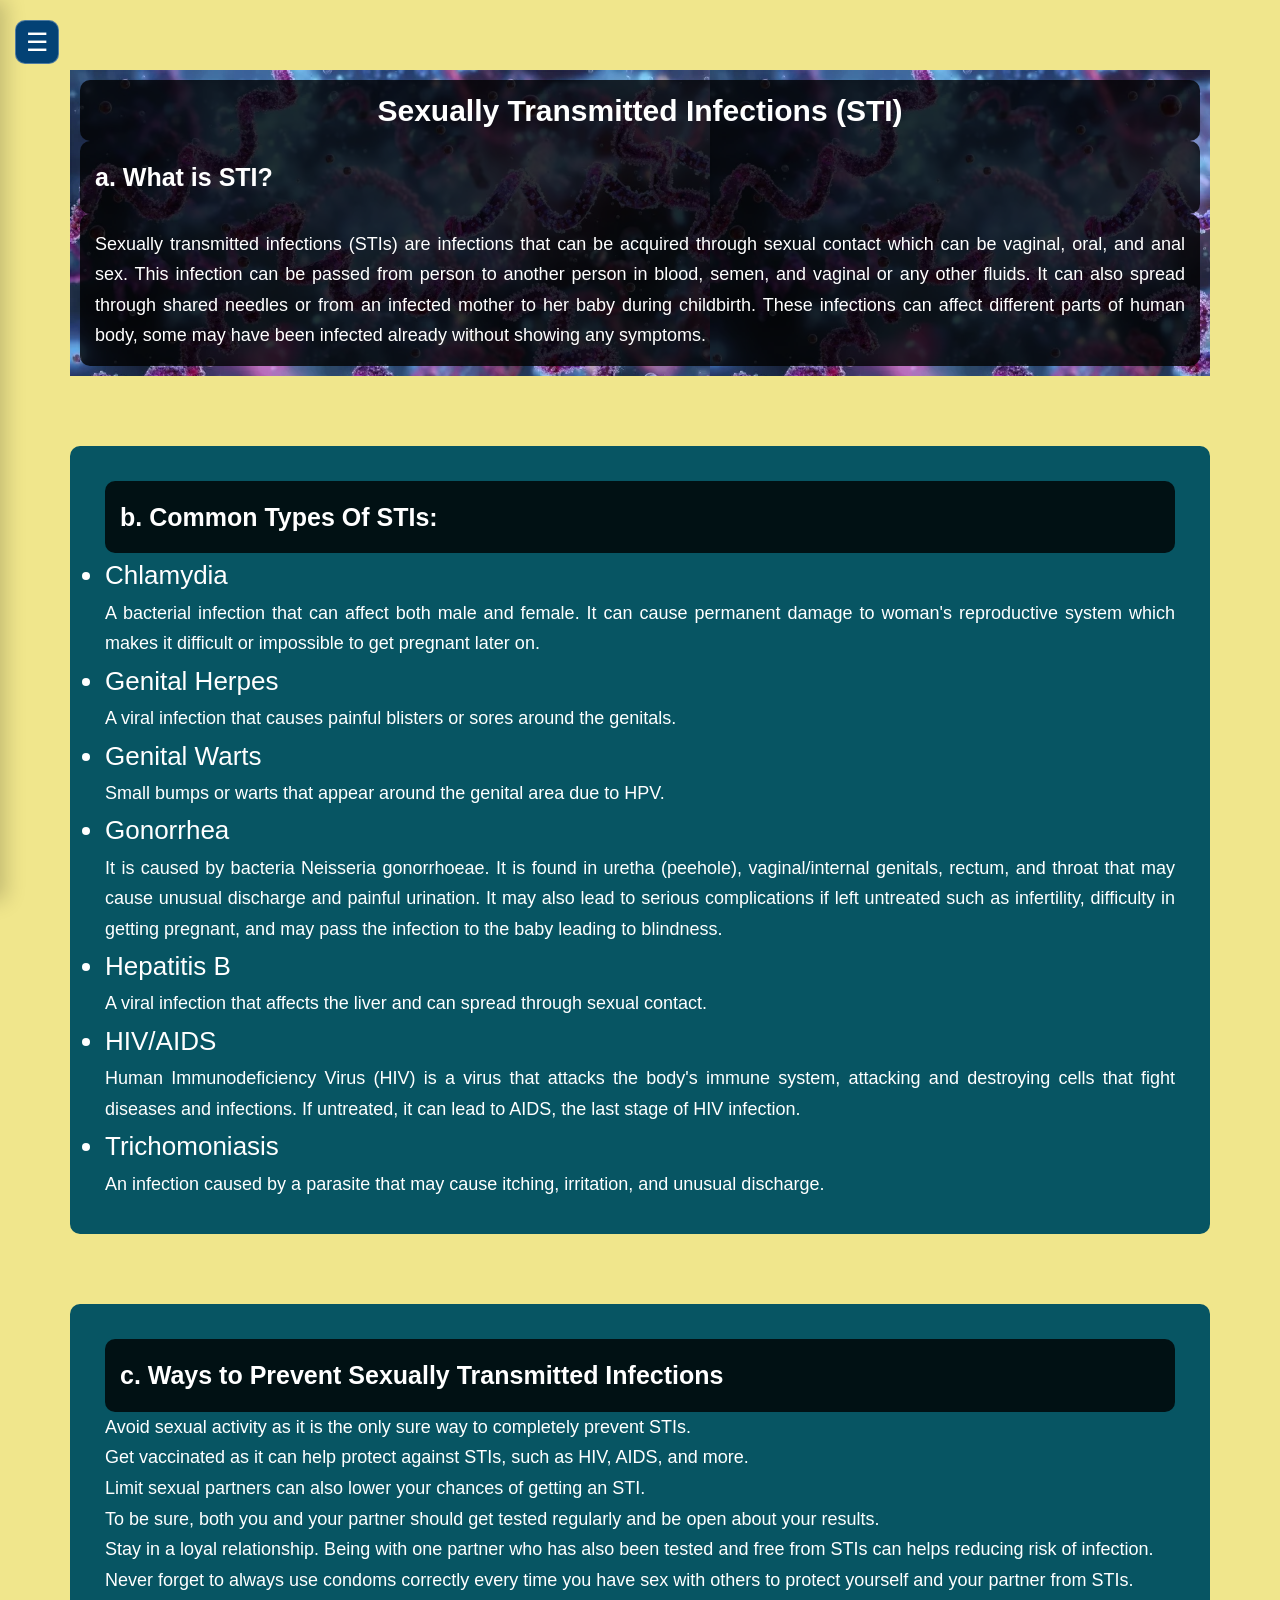
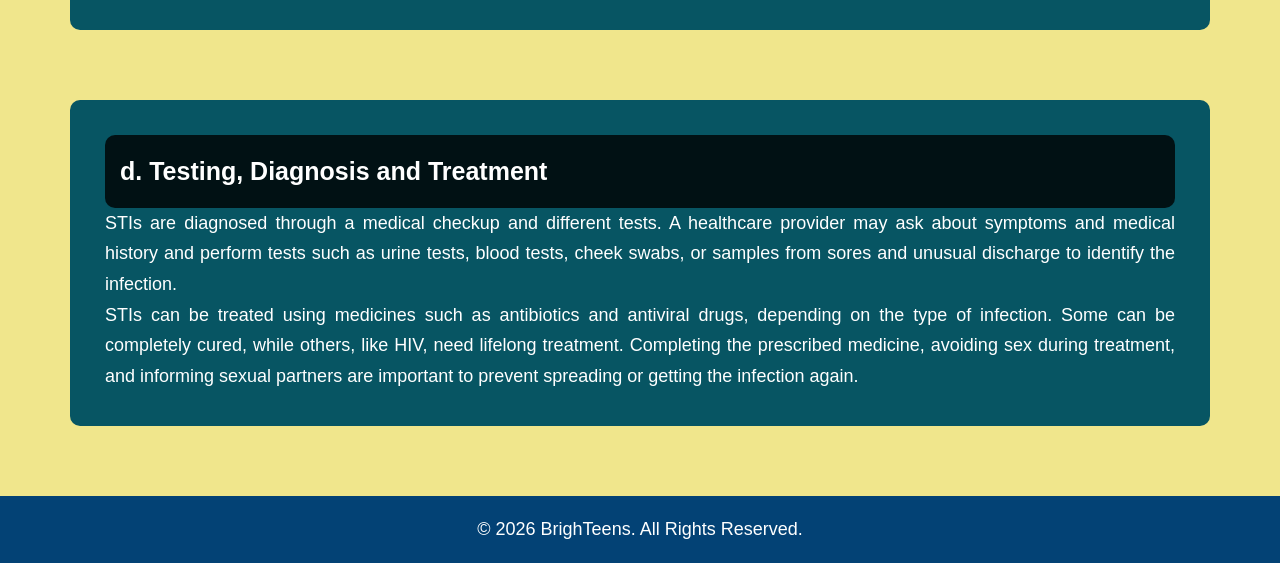
<file: sti.html>
<!DOCTYPE html>
<html lang="en">
<head>
    <meta charset="UTF-8">
    <meta name="viewport" content="width, initial-scale=1.0">
    <meta name="description" content="Sex Education For Brighter Future">
    <meta name="keywords" content="BrightTeens,Sex Education">
    <meta name="author" content="BrighTeens" >

    <title>Sexually Transmitted Infection | BrighTeens</title>

     <link rel="stylesheet" href="sti.css">
</head>
<body>
     <button class="menu-btn" onclick="toggleMenu()">&#9776;</button>

    <div class="sidebar" id="sidebar">

        <img class="mylogo" src="image/logo.png" alt="Logo Image">
        <h2 class="logo-title">BrighTeens</h2>

        <a class="links" href="index.html">Home</a>
        <a class="links" href="About.html">About</a>
        <a class="links" href="Gallery.html">Gallery</a>
        <a class="links" href="Contact.html">Contact</a>

    </div>



    
    <div id="sexuallytransmitted">
        <div class="sti">
            <h2> Sexually Transmitted Infections (STI)</h2>
           <h3> a. What is STI? </h3>
            <p>Sexually transmitted infections (STIs) are infections that can be acquired 
                through sexual contact which can be vaginal, oral, and anal sex. This 
                infection can be passed from person to another person in blood, semen, 
                and vaginal or any other fluids. It can also spread through shared needles 
                or from an infected mother to her baby during childbirth. These infections 
                can affect different parts of human body, some may have been infected already 
                without showing any symptoms.</p>
        </div>
        <div class="types">
            <h3>b. Common Types Of STIs:</h3>
            <ul>
                <li>Chlamydia </li>
                <p>A bacterial infection that can affect both male and female. It can cause 
                    permanent damage to woman's reproductive system which makes it difficult 
                    or impossible to get pregnant later on.</p>
                <li>Genital Herpes </li>
                <p>A viral infection that causes painful blisters or sores around the genitals.</p> 
                <li>Genital Warts</li>
                <p>Small bumps or warts that appear around the genital area due to HPV.</p> 
                <li>Gonorrhea</li>
                <p>It is caused by bacteria Neisseria gonorrhoeae. It is found in uretha 
                    (peehole), vaginal/internal genitals, rectum, and throat that may cause 
                    unusual discharge and painful urination. It may also lead to serious 
                    complications if left untreated such as infertility, difficulty in getting 
                    pregnant, and may pass the infection to the baby leading to blindness.</p> 
                <li>Hepatitis B</li>
                <p>A viral infection that affects the liver and can spread through sexual 
                    contact.</p> 
                <li>HIV/AIDS</li>
                <p>Human Immunodeficiency Virus (HIV) is a virus that attacks the body's 
                    immune system, attacking and destroying cells that fight diseases and 
                    infections. If untreated, it can lead to AIDS, the last stage of HIV 
                    infection.</p>
                <li>Trichomoniasis</li>
                <p>An infection caused by a parasite that may cause itching, irritation, 
                    and unusual discharge.</p>
            </ul>                        

        </div>

        <div class="prevention">
            <h3>c. Ways to Prevent Sexually Transmitted Infections</h3>
            <p>Avoid sexual activity as it is the only sure way to completely prevent 
                STIs.</p>
            <p>Get vaccinated as it can help protect against STIs, such as HIV, AIDS, 
                and more.</p>
            <p>Limit sexual partners can also lower your chances of getting an STI.</p>
            <p>To be sure, both you and your partner should get tested regularly and 
                be open about your results.</p>
            <p>Stay in a loyal relationship. Being with one partner who has also been 
                tested and free from STIs can helps reducing risk of infection.</p>
            <p>Never forget to always use condoms correctly every time you have sex 
                with others to protect yourself and your partner from STIs.</p>
        </div>        
        
        <div class="treatment">
            <h3>d. Testing, Diagnosis and Treatment</h3>
            <p>STIs are diagnosed through a medical checkup and different tests. A healthcare 
                provider may ask about symptoms and medical history and perform tests such as 
                urine tests, blood tests, cheek swabs, or samples from sores and unusual 
                discharge to identify the infection.</p>
            <p>STIs can be treated using medicines such as antibiotics and antiviral drugs, 
                depending on the type of infection. Some can be completely cured, while others, 
                like HIV, need lifelong treatment. Completing the prescribed medicine, avoiding 
                sex during treatment, and informing sexual partners are important to prevent 
                spreading or getting the infection again.</p>

        </div>



    </div>

        <footer class="footer">
            <p>&copy; 2026 BrighTeens. All Rights Reserved.</p>
        </footer>

    <script src="script.js"></script>
    
</body>
</html>
</file>
<file: button.css>
* {
    margin: 0;
    padding: 0;
    box-sizing: border-box;
}
html {
    scroll-behavior: smooth;
}

body {
    font-family: Arial, sans-serif;
    background-color: khaki;
    overflow-x: hidden;
}

/*---------For Menu Button in Nav Bar--------*/
.menu-btn {
    position: fixed;
    top: 20px;
    left: 15px;
    width: 44px;
    height: 44px;
    display: flex;
    align-items: center;
    justify-content: center;
    font-size: 25px;
    color: white;
    background: rgb(3, 66, 117);
    border: 1px solid rgba(255,255,255,0.3);
    border-radius: 10px;
    cursor: pointer;
    z-index: 100;
    transition: 0.3s;
}
.menu-btn:hover {
    background: rgb(20, 100, 155);
    transform: scale(1.05);
}

/*---------For Side Bar--------*/

.sidebar {
    width: 250px;
    height: 100vh;
    height: 100dvh;
    padding: 35px 20px;
    background: rgb(3, 66, 117);
    position: fixed;
    top: 0;
    left: -250px;
    transition: 0.4s ease;
    z-index: 50;
    box-shadow: 5px 0 20px rgba(0,0,0,0.2);
    overflow-y: auto;
}
.sidebar.show {
    left: 0;
}


/*---------For Logo-------- */

.sidebar img {
    width: 150px;
    max-width: 100%;
    display: block;
    margin: 35px auto 10px;
}
.logo-title {
    color: white;
    text-align: center;
    font-family: Verdana;
    font-size: 21px;
    letter-spacing: 1px;
    margin-bottom: 40px;
}

/*---------For Links in home page--------*/

.links {
    display: block;
    padding: 14px 18px;
    margin: 12px 0;
    color: white;
    text-decoration: none;
    border-radius: 10px;
    font-family: Verdana;
    font-size: 15px;
    transition: 0.3s;
    border-left: 4px solid transparent;
}
.links:hover {
    color: rgb(3, 66, 117);
    background-color: rgba(255,255,255,0.9);
    padding-left: 23px;
}

/*-------For Home Hero Image-------*/

.hero-container {
    position: relative;
    width: 100%;
    min-height: 100vh;
    min-height: 100svh;
    overflow: hidden;
}

.hero {
    position: absolute;
    inset: 0;
    width: 100%;
    height: 100%;
    object-fit: cover;
    object-position: center;
    display: block;
  
    
}
/*---------For content inside the home hero image-------*/
.content {
    position: absolute;
    top: 75%;
    left: 50%;
    transform: translate(-50%, -50%);
    width: 80%;
    display: flex;
    flex-direction: column;
    align-items: center;
    text-align: center;
    gap: 10px;
}



.title {
    font-family: Verdana;
    font-size: clamp(30px, 4vw, 54px);
    color: rgba(223, 224, 123, 0.9);
    word-spacing: 1px;
    line-height: 1.1;
    letter-spacing: -2px;
    width: 89%;
    margin: 0;
    text-align: center;
}


.text {
    color: rgb(0, 0, 0);
    background:  rgba(223, 224, 123, 0.5);
    font-size: clamp(13px, 1.2vw, 15px);
    font-family: Arial;
    text-align: justify;
    line-height: 1.6;
    word-spacing: 2px;
    padding: 15px;
    border-radius: 10px;
    width: 85%;
    margin: 0;
}
.title:hover{
    color:rgba(255, 255, 255, 0.8);
    background: rgb(0, 0, 0, 0.4);
}
.text:hover{
    color:rgba(255, 255, 255, 0.8);
    background: rgb(0, 0, 0, 0.4);
}

/*---------For Learn More Button--------*/
.btn-link {
    display: inline-block;
    color: white;
    background-color: rgb(3, 66, 117);
    padding: 11px 25px;
    font-family: Verdana;
    font-size: 14px;
    text-decoration: none;
    border-radius: 25px;
    transition: 0.3s;
}

.btn-link:hover {
    background-color: rgb(20, 100, 155);
    transform: translateY(-3px);
}

/*---------For Responsivenesss--------*/

/*---Wide screen---*/
@media screen and (max-width: 768px) {

    .content {
        width: 95%;
        top: 70%;
    }
    .title {
        font-size: clamp(30px, 5vw, 40px);
        width: 95%;
        letter-spacing: -1px;
    }

    .text {
        width: 95%;
        font-size: 14px;
        padding: 13px;
    }
    .menu-btn {
        top: 15px;
        left: 15px;
    }

}
/*---Mobile Phone screen---*/
@media screen and (max-width: 480px) {

    .hero-container {
        min-height: 100svh;
    }

    .content {
        width: 92%;
        top: 65%;
        gap: 12px;
    }

    .title {
        width: 100%;
        font-size: clamp(26px, 7vw, 34px);
        line-height: 1.2;
        letter-spacing: -1px;
        text-align: center;
    }

    .text {
        width: 100%;
        font-size: 13px;
        line-height: 1.5;
        word-spacing: normal;
        padding: 12px;
    }

    .btn-link {
        font-size: 13px;
        padding: 10px 22px;
    }

    .sidebar {
        width: 240px;
        left: -240px;
        padding: 25px 18px;
    }

    .sidebar.show {
        left: 0;
    }

    .sidebar img {
        width: 120px;
        margin-top: 35px;
    }

    .logo-title {
        font-size: 19px;
        margin-bottom: 30px;
    }

}

/*-------For Small Mbile Phones--------*/
@media screen and (max-width: 360px) {

    .content {
        top: 63%;
        width: 94%;
    }

    .title {
        font-size: 25px;
    }

    .text {
        font-size: 12px;
        padding: 10px;
    }

    .btn-link {
        font-size: 12px;
        padding: 9px 18px;
    }

}
</file>
<file: About.css>
* {
    margin: 0;
    padding: 0;
    box-sizing: border-box;
}

body {
    font-family: Arial, sans-serif;
    background-color: khaki;
    overflow-x: hidden;
}

/*---------For Menu Button in Nav Bar--------*/
.menu-btn {
    position: fixed;
    top: 20px;
    left: 15px;
    width: 44px;
    height: 44px;
    display: flex;
    align-items: center;
    justify-content: center;
    font-size: 25px;
    color: white;
    background: rgb(3, 66, 117);
    border: 1px solid rgba(255,255,255,0.3);
    border-radius: 10px;
    cursor: pointer;
    z-index: 100;
    transition: 0.3s;
}
.menu-btn:hover {
    background: rgb(20, 100, 155);
    transform: scale(1.05);
}

/*---------For Side Bar--------*/

.sidebar {
    width: 250px;
    height: 100vh;
    padding: 35px 20px;
    background: rgb(3, 66, 117);
    position: fixed;
    top: 0;
    left: -250px;
    transition: 0.4s ease;
    z-index: 50;
    box-shadow: 5px 0 20px rgba(0,0,0,0.2);
}
.sidebar.show {
    left: 0;
}

/*---------For Logo-------- */

.sidebar img {
    width: 150px;
    display: block;
    margin: 35px auto 10px;
}
.logo-title {
    color: white;
    text-align: center;
    font-family: Verdana;
    font-size: 21px;
    letter-spacing: 1px;
    margin-bottom: 40px;
}

/*---------For Links in home page--------*/

.links {
    display: block;
    padding: 14px 18px;
    margin: 12px 0;
    color: white;
    text-decoration: none;
    border-radius: 10px;
    font-family: Verdana;
    font-size: 15px;
    transition: 0.3s;
    border-left: 4px solid transparent;
}
.links:hover {
    color: rgb(3, 66, 117);
    background-color: rgba(255,255,255,0.9);
    padding-left: 23px;
}

/*-------For About Hero Image-------*/

.about-hero {
    position: relative;
    width: 100%;
    height: 480px;
    overflow: hidden;
}
.aboutimg {
    width: 100%;
    height: 100%;
    object-fit: cover;
    display: block;
}

/* ------For Image Overlay----- */

.about-hero::after {
    content: "";
    position: absolute;
    inset: 0;
    background: rgba(0,0,0,0.45);
}

/* -------Text Inside Hero------- */

.hero-content {
    position: absolute;
    top: 50%;
    left: 50%;
    transform: translate(-50%, -50%);
    z-index: 2;
    width: 75%;
    max-width: 850px;
    text-align: center;
    color: white;
}
.hero-content h2 {
    font-family: Verdana;
    font-size: 38px;
    margin-bottom: 20px;
    color: white;
}
.brighteens {
    font-size: 19px;
    line-height: 1.7;
    text-align: center;
    color: white;
}


/* ------For Main Content------ */

.textbelow {
    width: 90%;
    max-width: 1200px;
    margin: 45px auto;
}

/* ------For Card Like In Vlaues,bjectives...---- */
.top-cards,
.bottom-cards {
    display: grid;
    grid-template-columns: repeat(2, 1fr);
    gap: 25px;
    margin-bottom: 25px;
}

/* -------for General Info----- */
.info-card {
    background-color: rgb(245,238,220);
    padding: 30px;
    border-radius: 18px;
    box-shadow: 0 5px 15px rgba(0,0,0,0.12);
    border: 1px solid rgba(3,66,117,0.15);
    transition: 0.3s;
    margin-bottom: 25px;
}
.info-card:hover {
    transform: translateY(-5px);
    box-shadow: 0 8px 20px rgba(0,0,0,0.15);
}

/* -------Heading in Cards------ */

.section-title {
    background: none;
    width: 100%;
    color: rgb(3,66,117);
    font-family: Verdana;
    font-size: 23px;
    text-align: left;
    margin-bottom: 18px;
    border-radius: 0;
}

/* ------For Paragraphs Inside cards-----*/
.info-card p {
    font-size: 16px;
    line-height: 1.8;
    color: rgb(69,69,69) ;
    text-align: justify;
}

/* --------For Objectives------ */

.objectives-card ol {
    padding-left: 22px;
}
.objectives-card li {
    padding-left: 5px;
    margin-bottom: 15px;
    color: rgb(69,69,69) ;
    line-height: 1.7;
}

/* --------For CoreValues------ */

.values-card ul {
    list-style: none;
}
.values-card li {
    margin-bottom: 17px;
    color: rgb(3,66,117);
    font-size: 16px;
}
.values-card li strong {
    display: block;
    margin-bottom: 5px;
}
.values-card li p {
    font-size: 15px;
}

/* -------For Goals------ */

.goals-card {
    margin-bottom: 25px;
}

/* ------For Commitment------ */

.comitt {
    background-color: rgb(245,238,220);
    padding: 30px;
    border-radius: 18px;
    border: 1px solid rgba(3,66,117,0.15);
    box-shadow: 0 5px 15px rgba(0,0,0,0.12);
    margin-bottom: 25px;
    transition: 0.3s;
}
.comitt:hover {
    transform: translateY(-5px);
    box-shadow: 0 8px 20px rgba(0,0,0,0.15);
}
.comitt h3 {
    background: none;
    width: 100%;
    color: rgb(3,66,117);
    font-family: Verdana;
    font-size: 23px;
    text-align: left;
    margin-bottom: 18px;
}
.comitt p {
    font-size: 16px;
    line-height: 1.8;
   color: rgb(69,69,69) ;
    text-align: justify;
}

/*------For Diclaimer----- */

.disclaimer {
    background-color: rgb(25, 55, 80);
    color: white;
    padding: 28px;
    border-radius: 18px;
    margin-bottom: 40px;
    box-shadow: 0 5px 15px rgba(0,0,0,0.15);
}
.disclaimer h3 {
    background: none;
    width: 100%;
    color: white;
    font-size: 22px;
    margin-bottom: 15px;
}
.disclaimer p {
    font-size: 15px;
    line-height: 1.8;
    text-align: justify;
    color: white;
}

/*-----------footer---------*/
.footer {
    background-color: rgb(3, 66, 117);
    color: white;
    text-align: center;
    padding: 18px 15px;
    font-size: 13px;
    width: 100%;
    margin-top: 50px;
}

/*-------Responsiveness--------*/

@media screen and (max-width: 768px) {

    .about-hero {
        height: 400px;
    }
    .hero-content {
        width: 88%;
    }

    .hero-content h2 {
         font-size: 30px;
        margin-bottom: 15px
    }

    .brighteens {
        font-size: 15px;
        line-height: 1.6;
    }

    /*--------Card Arrangement------*/
    .top-cards,
    .bottom-cards {
        grid-template-columns: 1fr;
        gap: 20px;
        margin-bottom: 20px;
    }
    .textbelow {
        width: 92%;
        margin: 30px auto;
    }
    /*--------Card Content------*/
    .info-card,
    .comitt,
    .disclaimer {
        padding: 23px;
    }
    .section-title,
    .comitt h3 {
        font-size: 20px;
    }
    .info-card p,
    .comitt p {
        font-size: 15px;
        line-height: 1.7;
    }
    .objectives-card li {
        font-size: 15px;
    }
    .values-card li {
        font-size: 15px;
    }
    .values-card li p {
        font-size: 14px;
    }
    .disclaimer h3 {
        font-size: 20px;
    }
    .disclaimer p {
        font-size: 14px;
        line-height: 1.7;
    }

    /*--------Sidebar------*/
    .menu-btn {
        top: 15px;
        left: 15px;
    }
    .sidebar {
        width: 240px;
        left: -240px;
    }
    .sidebar.show {
        left: 0;
    }

    /*--------Footer------*/
    .footer {
        padding: 16px 12px;
        font-size: 12px;
    }
}
@media screen and (max-width: 480px) {
    
    /*--------ForAbout HEro ------*/

    .about-hero {
        height: 350px;
    }
    .hero-content {
        width: 90%;
    }
    .hero-content h2 {
        font-size: 24px;
        line-height: 1.3;
        margin-bottom: 12px;
    }
    .brighteens {
        font-size: 13px;
        line-height: 1.6;
    }


    /*--------Main Contents------*/

    .textbelow {
        width: 92%;
        margin: 25px auto;
    }
    .top-cards,
    .bottom-cards {
        grid-template-columns: 1fr;
        gap: 16px;
        margin-bottom: 18px;
    }

    /*--------Information cardds------*/

    .info-card,
    .comitt {
        padding: 18px;
        border-radius: 14px;
    }
    .section-title,
    .comitt h3 {
        font-size: 18px;
        margin-bottom: 13px;
    }
    .info-card p,
    .comitt p {
        font-size: 14px;
        line-height: 1.7;
    }

   /*--------objectives------*/

    .objectives-card ol {
        padding-left: 20px;
    }
    .objectives-card li {
        font-size: 13px;
        line-height: 1.6;
        margin-bottom: 12px;
    }

   /*--------Core Values------*/
    .values-card li {
        font-size: 14px;
        margin-bottom: 14px;
    }
    .values-card li p {
        font-size: 13px;
    }


   /*--------Discalimer------*/

    .disclaimer {
        padding: 18px;
        border-radius: 14px;
    }
    .disclaimer h3 {
        font-size: 18px;
    }
    .disclaimer p {
        font-size: 13px;
        line-height: 1.7;
    }

    /*--------Footer------*/

    .footer {
        padding: 14px 10px;
        font-size: 11px;
        line-height: 1.5;
    }
}
@media screen and (max-width: 360px) {

    .about-hero {
        height: 320px;
    }
    .hero-content {
        width: 92%;
    }
    .hero-content h2 {
        font-size: 21px;
    }
    .brighteens {
        font-size: 12px;
    }
    .info-card,
    .comitt,
    .disclaimer {
        padding: 15px;
    }
    .section-title,
    .comitt h3 {
        font-size: 17px;
    }
    .info-card p,
    .comitt p {
        font-size: 13px;
    }
    .disclaimer h3 {
        font-size: 16px;
    }
    .footer {
        font-size: 10px;
    }

}
</file>
<file: contact.css>
* {
    margin: 0;
    padding: 0;
    box-sizing: border-box;
}


body {
    font-family: Arial, sans-serif;
    background-color: khaki;
    overflow-x: hidden;
}
.menu-btn {
    position: fixed;
    top: 20px;
    left: 15px;
    width: 44px;
    height: 44px;
    display: flex;
    align-items: center;
    justify-content: center;
    font-size: 25px;
    color: white;
    background: rgb(3, 66, 117);
    border: 1px solid rgba(255,255,255,0.3);
    border-radius: 10px;
    cursor: pointer;
    z-index: 100;
    transition: 0.3s;
}

.menu-btn:hover {
    background: rgb(20, 100, 155);
    transform: scale(1.05);
}


/* SIDEBAR */

.sidebar {
    width: 250px;
    height: 100vh;
    padding: 35px 20px;
    background: rgb(3, 66, 117);
    position: fixed;
    top: 0;
    left: -250px;
    transition: 0.35s ease;
    z-index: 50;
    box-shadow: 5px 0 20px rgba(0,0,0,0.2);
}

.sidebar.show {
    left: 0;
}


/* LOGO */

.sidebar img {
    width: 150px;
    display: block;
    margin: 35px auto 10px;
}

.logo-title {
    color: white;
    text-align: center;
    font-family: Verdana;
    font-size: 21px;
    letter-spacing: 1px;
    margin-bottom: 40px;
}


/* NAVIGATION LINKS */

.links {
    display: block;
    padding: 14px 18px;
    margin: 12px 0;
    color: white;
    text-decoration: none;
    border-radius: 10px;
    font-family: Verdana;
    font-size: 15px;
    transition: 0.3s;
    border-left: 4px solid transparent;
}

.links:hover {
    color: rgb(3, 66, 117);
    background-color: rgba(255,255,255,0.9);
    padding-left: 23px;
}
.contacts {
    padding: 80px;
}

/*start*/
.inquire {
    font-family: Verdana;
    color:white;
    text-align:center;
    background-color: rgb(25, 80, 94);
    border-radius: 20px;
    margin-bottom:20px;
    transition: 0.5s ease;
}
.inquire:hover { 
    transform: translateX(5px);
    box-shadow:0 5px 15px rgba(0,0,0,0.5);
}
.inquire h5{
    font-size: 40px;
    padding: 20px;
    line-height: 30px; 
}

.inquire p {
    font-size: 28px;
    color:white;
    padding:10px;
}

/*-------Communication Intro-----*/
.commu p {
     font-size: 30px;
     font-family: Verdana;
     text-align: center;
     padding-bottom:20px;
    
}

/*-------For Email-----*/
.email {
    font-family: Verdana;
    color:white;
    text-align:center;
    background-color: rgb(25, 80, 94);
    border-radius: 20px;
    margin-bottom:20px; 
}
.email h5{
    font-size: 35px;
    padding: 20px;
    line-height: 30px; 
}
.email p{
    font-size: 25px;
    padding:10px;
}

/*-------Social Media-----*/
.socmed {
    font-family: Verdana;
    color:white;
    text-align:center;
    background-color: rgb(25, 80, 94);
    border-radius: 20px;
    margin-bottom:20px; 
}
.socmed h5{
    font-size: 35px;
    padding: 20px;
    line-height: 30px; 
}
.socmed p{
    font-size: 25px;
    padding:10px;
}

/*-------Number Section-----*/
.number {
    font-family: Verdana;
    color:white;
    text-align:center;
    background-color: rgb(25, 80, 94);
    border-radius: 20px;
    margin-bottom:20px; 
}
.number h5{
    font-size: 35px;
    padding: 20px;
    line-height: 30px; 
}
.number p{
    font-size: 25px;
    padding:10px;
}
/*-----------footer---------*/
.footer {
    background-color: rgb(3, 66, 117);
    color: white;
    text-align: center;
    padding: 18px 15px;
    font-size: 13px;
    width: 100%;
    margin-top: 50px;
}


/*-------Responsiveness-----*/

@media screen and (max-width: 768px) {
 
/* ------For Contact---- */
    .contacts {
        padding: 65px 35px;
    }

/* ------For Contact Intro---- */
    .inquire h5 {
        font-size: 32px;
    }
    .inquire p {
        font-size: 21px;
        line-height: 1.5;
    }
    .commu p {
        font-size: 23px;
        line-height: 1.5;
    }
    .email h5,
    .socmed h5,
    .number h5 {
        font-size: 28px;
    }
    .email p,
    .socmed p,
    .number p {
        font-size: 20px;
        line-height: 1.5;
    }
     .footer {
        padding: 16px 12px;
        font-size: 12px;
    }
}


/* ------For Mobile Phones---- */

@media screen and (max-width: 480px) {

    .contacts {
        padding: 75px 15px 30px;
    }
    /* ------For Contact Intro---- */
    .inquire {
        border-radius: 15px;
    }
    .inquire h5 {
        font-size: 24px;
        padding: 18px 10px;
        line-height: 1.3;
    }
    .inquire p {
        font-size: 15px;
        line-height: 1.6;
        padding: 10px 15px 18px;
    }

    /* ------For Communication Intro---- */

    .commu p {
        font-size: 17px;
        line-height: 1.5;
        padding: 5px 5px 18px;
    }
    /* ------For Commu Cards---- */

    .email,
    .socmed,
    .number {
        border-radius: 15px;
        margin-bottom: 16px;
    }
    .email h5,
    .socmed h5,
    .number h5 {
        font-size: 21px;
        padding: 17px 10px;
        line-height: 1.3;
    }
    .email p,
    .socmed p,
    .number p {
        font-size: 15px;
        line-height: 1.5;
        padding: 10px 8px 17px;
        overflow-wrap: anywhere;
    }
    /*--------Footer------*/

    .footer {
        padding: 14px 10px;
        font-size: 11px;
        line-height: 1.5;
    }
}


/* ------For Smaller Mobile Phone------ */

@media screen and (max-width: 360px) {

    .contacts {
        padding: 70px 12px 25px;
    }
    .inquire h5 {
        font-size: 21px;
    }
    .inquire p {
        font-size: 14px;
    }
    .commu p {
        font-size: 15px;
    }
    .email h5,
    .socmed h5,
    .number h5 {
        font-size: 19px;
    }
    .email p,
    .socmed p,
    .number p {
        font-size: 13px;
    }
    .footer {
        font-size: 10px;
    }
}
</file>
<file: learn.css>
* {
    margin: 0;
    padding: 0;
    box-sizing: border-box;
}
html {
    scroll-behavior: smooth;
}
body {
    font-family: Arial, sans-serif;
    background-color: khaki;
    overflow-x: hidden;
    line-height: 1.5;
}
img,
video {
    max-width: 100%;
}

/*---------For Menu Button in Nav Bar--------*/

.menu-btn {
    position: fixed;
    top: 20px;
    left: 15px;
    width: 44px;
    height: 44px;
    display: flex;
    align-items: center;
    justify-content: center;
    font-size: 25px;
    color: white;
    background: rgb(3, 66, 117);
    border: 1px solid rgba(255,255,255,0.3);
    border-radius: 10px;
    cursor: pointer;
    z-index: 100;
    transition: 0.3s;
}
.menu-btn:hover {
    background: rgb(20, 100, 155);
    transform: scale(1.05);
}

/*---------For Side Bar--------*/

.sidebar {
    width: 250px;
    height: 100vh;
    height: 100dvh;
    padding: 35px 20px;
    background: rgb(3, 66, 117);
    position: fixed;
    top: 0;
    left: -250px;
    transition: 0.35s ease;
    z-index: 50;
    box-shadow: 5px 0 20px rgba(0,0,0,0.2);
    overflow-y: auto;
}
.sidebar.show {
    left: 0;
}

/*---------For Logo-------- */

.sidebar img {
    width: 150px;
    display: block;
    margin: 35px auto 10px;
}
.logo-title {
    color: white;
    text-align: center;
    font-family: Verdana;
    font-size: 21px;
    letter-spacing: 1px;
    margin-bottom: 40px;
}

/*---------For Links in home page--------*/

.links {
    display: block;
    padding: 14px 18px;
    margin: 12px 0;
    color: white;
    text-decoration: none;
    border-radius: 10px;
    font-family: Verdana;
    font-size: 15px;
    transition: 0.3s;
    border-left: 4px solid transparent;
}

.links:hover {
    color: rgb(3, 66, 117);
    background-color: rgba(255,255,255,0.9);
    padding-left: 23px;
}


/* -----Understanding body---- */

.image {
    display: flex;
    align-items: flex-start;
    gap: 30px;
    background: rgb(245,238,220);
    margin: 50px 60px 30px;
    padding: 30px;
    border-radius: 18px;
    border: 2px solid rgba(3,66,117,0.15);
    box-shadow: 0 5px 15px rgba(0,0,0,0.3);
}

/* -----left side image--- */

.image-side {
    width: 40%;
    min-width: 0;
    position: sticky;
    top: 30px;
}
.anatomy {
    width: 100%;
    height: auto;
    display: block;
    border-radius: 12px;
    object-fit: cover;
    margin-bottom: 20px;
}
video.anatomy {
    width: 100%;
    height: 320px;
    object-fit: contain;
    background-color: black;
}

/*-----Text On Right---- */

.content-side {
    width: 60%;
    min-width: 0;
}

/*-----Main Intro---- */

.ana-text {
    margin-bottom: 25px;
}
.ana-text h2 {
    text-align: center;
    color: rgb(3,66,117);
    font-size: 27px;
    margin-bottom: 12px;
}
.ana-text h3 {
    color: rgb(3,66,117);
    font-size: 20px;
    margin-bottom: 18px;
}
.ana-text p {
    font-size: 16px;
    line-height: 1.7;
    text-align: justify;
    color: rgb(51,52,52);
}


/* -----Male And Female Repro System--- */

.male-system,
.female-system {
    margin-bottom: 25px;
}
.male-system h3,
.female-system h3 {
    color: rgb(3,66,117);
    font-size: 19px;
    margin-bottom: 10px;
}
.male-system p,
.female-system p {
    font-size: 15px;
    line-height: 1.7;
    margin-bottom: 12px;
    color: rgb(51,51,51);
}
.male-system h4,
.female-system h4 {
    margin-bottom: 10px;
    color: rgb(51,51,51);
}
.male-system ul,
.female-system ul {
    padding-left: 22px;
}
.male-system li,
.female-system li {
    font-size: 14px;
    line-height: 1.7;
    margin-bottom: 8px;
    color: rgb(51,51,51);
}

/*-----Sex Ed Section---- */

.sexed {
    background-color: rgb(245,238,220);
    margin: 50px 60px 30px;
    padding: 30px;
    border-radius: 18px;
    border: 2px solid rgba(3,66,117,0.15);
    box-shadow: 0 5px 15px rgba(0,0,0,0.3);
}

/* Sex Ed image */

.simage {
    width: 90%;
    height: 300px;
    display: block;
    object-fit: cover;
    object-position: center;
    border-radius: 12px;
    margin: 20px auto 25px;
}


/*-----Discussion---*/

.sex-text {
    margin-bottom: 25px;
}
.sex-text h2 {
    text-align: center;
    color: rgb(3,66,117);
    font-size: 27px;
    margin-bottom: 12px;
}
.sex-text h3 {
    color: rgb(3,66,117);
    font-size: 27px;
    margin-bottom: 12px;
}
.sex-text p {
    font-size: 16px;
    line-height: 1.7;
    text-align: justify;
    color: rgb(51,51,51);
}


/*------Benefits Of Sex Ed---- */

.straight h3 {
    text-align: left;
    color: rgb(3,66,117);
    font-size: 27px;
    margin-bottom: 12px;
}
.straight h5 {
    color: rgb(4,109,122);
    font-size: 18px;
    margin-bottom: 18px;
}
.straight p {
    font-size: 16px;
    line-height: 1.7;
    text-align: justify;
    color: rgb(51,51,51);
    margin-bottom: 12px;
}
/* ----benefit xards---- */

.first,
.second,
.third,
.fourth {
    background: white;
    border-radius: 5px;
    box-shadow: 0 5px 15px rgba(0,0,0,0.3);
    padding: 15px;
    margin-bottom: 10px;
}

/* ----Myths And Misconceptions---*/

.myths h3 {
    text-align: left;
    color: rgb(3,66,117);
    font-size: 27px;
    margin-bottom: 12px;
}
.myth1,
.myth2,
.myth3,
.myth4 {
    background: white;
    font-family: Verdana;
    line-height: 1.6;
    margin-bottom: 15px;
    padding: 10px;
    box-shadow: 0 5px 15px rgba(0,0,0,0.3);
    border-radius: 10px;
}
hr {
    border: none;
    border-top: 1px solid rgb(16,112,201);
    margin: 8px 0;
}
.false {
    color: rgb(88,87,20);
    text-align: left;
    border-radius: 2px;
    font-size: 20px;
    font-family: Arial;
    padding: 10px;
}
.true {
    color: rgb(51,51,51);
    font-size: 15px;
    line-height: 1.7;
    padding: 5px 10px;
}

/* -----Explore More Section----*/

.below {
    display: flex;
    align-items: stretch;
    justify-content: center;
    gap: 30px;
    background-color: rgb(245,238,220);
    margin: 50px 60px 30px;
    padding: 30px;
    border-radius: 18px;
    border: 2px solid rgba(3,66,117,0.15);
    box-shadow: 0 5px 15px rgba(0,0,0,0.3);
}
/* ------Cards----*/
.add,
.added {
    flex: 1;
    min-width: 0;
    border: 1px solid rgb(5,46,80);
    border-radius: 15px;
    padding: 22px;
    overflow: hidden;
    transition: 0.3s ease;
    background: white;
    text-align: center;
}

.add {
    box-shadow: 0 5px 15px rgba(3,66,117,0.07);
}
.added {
    box-shadow: 0 5px 15px rgba(3,66,117,0.07);
}
.add:hover,
.added:hover {
    transform: translateY(-5px);
    box-shadow: 0 9px 20px rgba(3,66,117,0.13);
}

/* -----Pregnancy and Sti Images--- */

.preg,
.sti {
    width: 100%;
    height: 180px;
    object-fit: contain;
    display: block;
    border-radius: 10px;
    padding: 10px;
    margin: 0 auto 15px;
}
.add a,
.added a {
    display: inline-block;
    color: rgb(3,66,117);
    font-size: 16px;
    line-height: 1.5;
    text-decoration: none;
    font-weight: bold;
}
.add a:hover,
.added a:hover {
    text-decoration: underline;
}


/* -----Footer-----*/

.footer {
    background-color: rgb(3,66,117);
    color: white;
    text-align: center;
    padding: 18px 15px;
    font-size: 13px;
    width: 100%;
    margin-top: 50px;
}


/* Responsivenes */



@media screen and (max-width: 768px) {

    body {
        font-size: 15px;
    }
    .menu-btn {
        top: 15px;
        left: 15px;
    }
    .sidebar {
        width: 240px;
        left: -240px;
        padding: 25px 18px;
    }
    .sidebar.show {
        left: 0;
    }
    .sidebar img {
        width: 135px;
    }

    .image {
        flex-direction: column;
        margin: 80px 20px 25px;
        padding: 20px;
        gap: 20px;
    }
    .image-side {
        width: 100%;
        position: static;
    }
    .content-side {
        width: 100%;
    }
    .anatomy {
        width: 100%;
        height: auto;
    }
    video.anatomy {
        height: 300px;
    }
    .ana-text h2 {
        font-size: 25px;
    }
    .ana-text h3 {
        font-size: 19px;
    }
    /* ----Sex Ed---- */

    .sexed {
        margin: 30px 20px 25px;
        padding: 20px;
    }
    .simage {
        width: 100%;
        height: 250px;
        margin: 15px auto 20px;
    }
    .sex-text h2 {
        font-size: 24px;
    }
    .sex-text h3 {
        font-size: 22px;
    }
    /* BENEFITS */

    .straight h3,
    .myths h3 {
        font-size: 23px;
    }
    .straight h5 {
        font-size: 17px;
    }
    .straight p,
    .sex-text p {
        font-size: 15px;
    }

    /* ---Myths----*/

    .false {
        font-size: 17px;
    }
    .true {
        font-size: 14px;
    }

    /* ----Explore Sec---- */

    .below {
        flex-direction: column;
        align-items: stretch;
        margin: 30px 20px;
        padding: 20px;
        gap: 20px;
    }
    .add,
    .added {
        width: 100%;
        padding: 18px;
    }
    .preg,
    .sti {
        height: 200px;
    }
    /* ----footer---- */

    .footer {
        padding: 16px 12px;
        font-size: 12px;
    }
}

@media screen and (max-width: 480px) {

    .menu-btn {
        width: 40px;
        height: 40px;
        font-size: 22px;
    }
    .sidebar {
        width: 220px;
        left: -220px;
    }
    .image {
        margin: 70px 12px 20px;
        padding: 15px;
        gap: 15px;
    }
    .anatomy {
        border-radius: 8px;
    }
    video.anatomy {
        height: 220px;
    }
    .ana-text h2,
    .sex-text h2 {
        font-size: 21px;
    }
    .ana-text h3,
    .sex-text h3 {
        font-size: 18px;
    }
    .ana-text p,
    .sex-text p {
        font-size: 14px;
        line-height: 1.7;
    }
    .male-system h3,
    .female-system h3 {
        font-size: 17px;
    }
    .male-system p,
    .female-system p {
        font-size: 14px;
    }
    .male-system li,
    .female-system li {
        font-size: 13px;
    }
    .sexed {
        margin: 25px 12px 20px;
        padding: 15px;
    }
    .simage {
        width: 100%;
        height: 190px;
        margin: 10px auto 20px;
    }
    .straight h3,
    .myths h3 {
        font-size: 20px;
    }
    .straight h5 {
        font-size: 16px;
    }
    .straight p {
        font-size: 14px;
    }
    .first,
    .second,
    .third,
    .fourth {
        padding: 12px;
    }
    .false {
        font-size: 15px;
        padding: 7px;
    }
    .true {
        font-size: 13px;
    }
    .below {
        margin: 25px 12px;
        padding: 15px;
        gap: 15px;
    }
    .add,
    .added {
        padding: 12px;
    }
    .preg,
    .sti {
        height: 160px;
    }
    .add a,
    .added a {
        font-size: 14px;
    }
    .footer {
        padding: 14px 10px;
        font-size: 11px;
        line-height: 1.5;
        margin-top: 30px;
    }
}


@media screen and (max-width: 360px) {

    .image {
        margin-left: 8px;
        margin-right: 8px;
        padding: 12px;
    }
    .sexed {
        margin-left: 8px;
        margin-right: 8px;
        padding: 12px;
    }
    .below {
        margin-left: 8px;
        margin-right: 8px;
        padding: 12px;
    }
    .ana-text h2,
    .sex-text h2 {
        font-size: 19px;
    }
    .ana-text h3,
    .sex-text h3 {
        font-size: 17px;
    }
    .straight h3,
    .myths h3 {
        font-size: 18px;
    }
    video.anatomy {
        height: 190px;
    }
    .simage {
        height: 160px;
    }
    .preg,
    .sti {
        height: 140px;
    }
    .footer {
        font-size: 10px;
    }
}
</file>
<file: pregnancy.css>
* {
    margin: 0;
    padding: 0;
    box-sizing: border-box;
}
html {
    scroll-behavior: smooth;
}
body {
    font-family: Arial;
    background-color: khaki;
    color: rgb(38,55,70);
    overflow-x: hidden;
    line-height: 1.7;
}

/*-----Menu Button----- */

.menu-btn {
    position: fixed;
    top: 20px;
    left: 15px;
    width: 44px;
    height: 44px;
    display: flex;
    align-items: center;
    justify-content: center;
    font-size: 25px;
    color: white;
    background: rgb(3, 66, 117);
    border: 1px solid rgba(255,255,255,0.3);
    border-radius: 10px;
    cursor: pointer;
    z-index: 100;
    transition: 0.3s;
}
.menu-btn:hover {
    background: rgb(20, 100, 155);
    transform: scale(1.05);
}

/* ------For Sidebar-----*/

.sidebar {
    width: 250px;
    height: 100vh;
    padding: 35px 20px;
    background: rgb(3,66,117);
    position: fixed;
    top: 0;
    left: -250px;
    transition: 0.35s ease;
    z-index: 50;
    box-shadow: 5px 0 20px rgba(0,0,0,0.2);
    overflow-y: auto;
}
.sidebar.show {
    left: 0;
}

/* ------for logo------ */

.sidebar img {
    width: 150px;
    display: block;
    margin: 35px auto 10px;
}
.logo-title {
    color: rgb(255,249,237);
    text-align: center;
    font-family: Verdana;
    font-size: 21px;
    letter-spacing: 1px;
    margin-bottom: 40px;
}

/* -----Pages Links----- */

.links {
    display: block;
    padding: 14px 18px;
    margin: 12px 0;
    color: rgb(255,249,237);
    text-decoration: none;
    border-radius: 10px;
    font-family: Verdana;
    font-size: 15px;
    transition: 0.3s;
    border-left: 4px solid transparent;
}
.links:hover {
    color: rgb(3,66,117);
    background-color: rgb(255,249,237);
    padding-left: 23px;
}

/*----------Pregnancy Class-------  */

#pregnancy {
    width: 88%;
    max-width: 1200px;
    margin: 40px auto;
    padding-bottom: 50px;
}

/*-------Hero Image And Text Overlay------- */

.pregnancy-hero {
    width: 100%;
    height: 400px;
    position: relative;
    overflow: hidden;
    border-radius: 20px;
    margin-bottom: 40px;
    box-shadow: 0 8px 25px rgba(3, 66, 117, 0.15);
}

.pregnancy-hero img {
    width: 100%;
    height: 100%;
    object-fit: cover;
    object-position: center;
    display: block;
}

/* Dark overlay for readable text */

.pregnancy-hero::after {
    content: "";
    position: absolute;
    inset: 0;
    background: linear-gradient(
        to top,
        rgba(3, 30, 55, 0.85),
        rgba(3, 30, 55, 0.05)
    );
}

/* Text inside hero image */

.hero-overlay {
    position: absolute;
    bottom: 20px;
    left: 60px;
    right: 40px;
    z-index: 2;
    color: rgb(255,255,255);

}

.hero-overlay h2 {
    color: rgb(9, 236, 236);
    font-size: 50px;
    line-height: 1.3;
    margin-bottom: 40px;
    font-weight: bold;;
}

.hero-overlay p {
    color: rgb(255,249,237);
    font-size: 16px;
    text-align: left;
    max-width: 650px;
}


/* ------Teeenage pregnancy Section----- */

.teenpreg {
    background-color:rgb(242,235,221);
    padding: 35px;
    border-radius: 16px;
    margin-bottom: 40px;
    border-left: 6px solid rgb(23,107,154);
    box-shadow: rgba(3, 66, 117, 0.07);
}
#pregnancy h3 {
    color:rgb(3,66,117);
    font-size: 24px;
    margin-bottom: 18px;
}
#pregnancy p {
    color: rgb(70,88,102);
    font-size: 15px;
    line-height: 1.8;
    text-align: justify;
}


/*-----Teenage Pregnancy Risk----*/

.risks {
    background-color: white;
    padding: 35px;
    border-radius: 16px;
    margin-bottom: 40px;
    box-shadow: 0 5px 18px rgba(3, 66, 117, 0.07);
}
.risks ul {
    list-style: none;
    display: grid;
    grid-template-columns: repeat(2, 1fr);
    gap: 20px;
}
.risks li {
    background-color:rgb(234,243,249);
    border: 1px solid rgb(220,234,242);
    border-left: 5px solid lightskyblue;
    border-radius: 12px;
    padding: 22px;
    transition: 0.3s ease;
}
.risks li:hover {
    transform: translateY(-4px);
    box-shadow: 0 6px 15px rgba(3, 66, 117, 0.10);
}
.risks li strong {
    display: block;
    color: #034275;
    font-size: 17px;
    margin-bottom: 10px;
}
.risks li p {
    font-size: 14px;
    text-align: left;
}

/* -----------Contraceptives--------*/

.contraceptives {
    display: grid;
    grid-template-columns: repeat(2, 1fr);
    gap: 22px;
    margin-bottom: 40px;
}
.contraceptives h3 {
    grid-column: 1 / -1;
    margin-bottom: 5px;
}
.methcard {
    background-color: white;
    border: 1px solid rgb(228,234,240);
    border-radius: 15px;
    padding: 22px;
    overflow: hidden;
    box-shadow: 0 5px 15px rgba(3, 66, 117, 0.07);
    transition: 0.3s ease;
}
.methcard:hover {
    transform: translateY(-5px);
    box-shadow: 0 9px 20px rgba(3, 66, 117, 0.13);
}


/*----- Contraceptive Images----- */

.methcard img {
    width: 100%;
    height: 190px;
    object-fit: contain;
    display: block;
    background: rgb(242,235,221);
    border-radius: 10px;
    padding: 10px;
    margin-bottom: 15px;
}
.methcard h5 {
    color: rgb(3,66,117);
    font-size: 19px;
    margin-bottom: 10px;
}
.methcard p {
    color: rgb(82,97,109);
    font-size: 14px;
    text-align: left;
    line-height: 1.8;
}

/*-----------footer---------*/
.footer {
    background-color: rgb(3, 66, 117);
    color: white;
    text-align: center;
    padding: 18px 15px;
    font-size: 13px;
    width: 100%;
    margin-top: 30px;
}

/* ------Responsiveness (wide)*/

@media screen and (max-width: 768px) {

    #pregnancy {
        width: 92%;
        margin: 25px auto;
    }
    .menu-btn {
        top: 15px;
        left: 15px;
    }
    .sidebar {
        width: 240px;
        left: -240px;
    }
    .sidebar.show {
        left: 0;
    }
    .pregnancy-hero {
        height: 250px;
    }
    #pregnancy > h2 {
        font-size: 27px;
    }
    .teenpreg,
    .risks {
        padding: 23px;
    }
    .risks ul,
    .contraceptives {
        grid-template-columns: 1fr;
    }

    .contraceptives h3 {
        grid-column: auto;
    }
    #pregnancy h3 {
        font-size: 21px;
    }
    .methcard img {
        height: 200px;
    }
     .footer {
        padding: 16px 12px;
        font-size: 12px;
    }
}

@media screen and (max-width: 480px) {

    .pregnancy-hero {
        height: 200px;
    }
    .hero-overlay {
        bottom: 16px;
        left: 17px;
        right: 17px;
    }

    .hero-overlay h2 {
        font-size: 22px;
    }

    .hero-overlay p {
        font-size: 12px;
        line-height: 1.5;
    }

    .risks li {
        padding: 17px;
    }

    .methcard {
        padding: 18px;
    }
    .footer {
        padding: 14px 10px;
        font-size: 11px;
        line-height: 1.5;
     }
}
</file>
<file: references.css>
* {
    margin: 0;
    padding: 0;
    box-sizing: border-box;
}

html {
    scroll-behavior: smooth;
}

body {
    font-family: Arial, sans-serif;
    background-color: #FFF9ED;
    color: #263746;
    overflow-x: hidden;
    line-height: 1.6;
}


/*------Menu Button-----*/

.menu-btn {
    position: fixed;
    top: 20px;
    left: 15px;
    width: 44px;
    height: 44px;
    display: flex;
    align-items: center;
    justify-content: center;
    font-size: 25px;
    color: white;
    background: rgb(3, 66, 117);
    border: 1px solid rgba(255,255,255,0.3);
    border-radius: 10px;
    cursor: pointer;
    z-index: 100;
    transition: 0.3s;
}
.menu-btn:hover {
    background: rgb(20, 100, 155);
    transform: scale(1.05);
}


/* -------For Sidebar-------*/

.sidebar {
    width: 250px;
    height: 100vh;
    padding: 35px 20px;
    background: rgb(3, 66, 117);
    position: fixed;
    top: 0;
    left: -250px;
    transition: 0.35s ease;
    z-index: 50;
    box-shadow: 3px 0 15px rgba(0,0,0,0.2);
}
.sidebar.show {
    left: 0;
}

/* ------For Logo------ */

.sidebar img {
    width: 150px;
    display: block;
    margin: 35px auto 10px;
}
.logo-title {
    color: white;
    text-align: center;
    font-family: Verdana;
    font-size: 21px;
    letter-spacing: 1px;
    margin-bottom: 40px;
}

/*---------For Links in home page--------*/

.links {
    display: block;
    padding: 14px 18px;
    margin: 12px 0;
    color: white;
    text-decoration: none;
    border-radius: 10px;
    font-family: Verdana;
    font-size: 15px;
    transition: 0.3s;
    border-left: 4px solid transparent;
}
.links:hover {
    color: rgb(3, 66, 117);
    background-color: rgba(255,255,255,0.9);
    padding-left: 23px;
}


/* ------Referenes Main Container-------*/

.references {
    background-color: white;
    max-width: 1150px;
    width: 90%;
    margin: 50px auto 40px;
    padding: 45px 50px;
    border-radius: 18px;
    border: 2px solid rgba(3,66,117,0.15);
    box-shadow: 0 5px 20px rgba(0,0,0,0.15);
}

/* -----Page Title------ */

.reference-header {
    text-align: center;
    margin-bottom: 45px;
}
.reference-header h1 {
    color: rgb(3, 66, 117);
    font-family: Arial;
    font-size: 38px;
    margin-bottom: 15px;
}
/* -----References Diff PArt---- */

.reference-section {
    margin-bottom: 45px;
}
.reference-section h2 {
    color: rgb(3, 66, 117);
    font-family: Arial;
    font-size: 23px;
    padding-bottom: 12px;
    margin-bottom: 12px;
    border-bottom: 2px solid rgba(3,66,117,0.2);
}

.description {
    font-family: Verdana;
    font-size: 14px;
    color:rgb(102,117,128);
    line-height: 1.8;
    margin-bottom: 22px;
}


/*------All References------ */

.reference-list {
    display: flex;
    flex-direction: column;
    gap: 15px;
}


/* Educational References */

.reference-item {
    background-color: #a2ceeb;
    padding: 18px 22px;
    border-radius: 8px;
    transition: 0.3s ease;
}
.reference-item:hover {
    transform: translateX(5px);
    box-shadow: 0 3px 10px rgba(0,0,0,0.08);
}

/*-----APA Ref----- */

.reference-item p {
    font-family: Verdana;
    font-size: 14px;
    color: #263746;
    line-height: 1.8;
    margin-bottom: 7px;
    padding-left: 25px;
    text-indent: -25px;
}

/* -----For URl Clicking---- */

.reference-item a {
    display: inline-block;
    font-family: Arial;
    font-size: 13px;
    color: rgb(3, 66, 117);
    line-height: 1.7;
    text-decoration: none;
    overflow-wrap: anywhere;
}
.reference-item a:hover {
    color: rgb(20, 100, 155);
    text-decoration: underline;
}


/* -----Footer------ */
.footer {
    background-color: rgb(3, 66, 117);
    color: white;
    text-align: center;
    padding: 18px 15px;
    font-size: 13px;
    width: 100%;
    margin-top: 50px;
}

/*------Responsiveness (wide)----*/

@media screen and (max-width: 768px) {

    .menu-btn {
        top: 15px;
        left: 15px;
    }
    .sidebar {
        width: 240px;
        left: -240px;
    }
    .sidebar.show {
        left: 0;
    }
    .references {
        width: 94%;
        margin: 80px auto 30px;
        padding: 30px 20px;
    }
    .reference-header h1 {
        font-size: 30px;
    }
    .reference-section h2 {
        font-size: 20px;
    }
    .section-description {
        font-size: 13px;
    }
    .reference-item {
        padding: 15px;
    }
    .reference-item p {
        font-size: 13px;
    }
    .reference-item a {
        font-size: 12px;
    }
    /*-------footer------*/
    .footer {
        padding: 16px 12px;
        font-size: 12px;
    }
}

/*  For SmartPhones*/
@media screen and (max-width: 480px) {

    .references {
        width: 95%;
        padding: 25px 15px;
    }
    .reference-header h1 {
        font-size: 27px;
    }
    .reference-section h2 {
        font-size: 18px;
    }
    .reference-item {
        padding: 13px;
    }
    /*-------footer--------*/
     .footer {
        padding: 14px 10px;
        font-size: 11px;
        line-height: 1.5;
     }
}
</file>
<file: sti.css>
* {
    margin: 0;
    padding: 0;
    box-sizing: border-box;
}
html {
    scroll-behavior: smooth;
}
body {
    font-family: Arial;
    background: khaki;
    color: rgb(38,55,70);
    overflow-x: hidden;
    line-height: 1.7;
}

/*-----Menu Button */
.menu-btn {
    position: fixed;
    top: 20px;
    left: 15px;
    width: 44px;
    height: 44px;
    display: flex;
    align-items: center;
    justify-content: center;
    font-size: 25px;
    color: white;
    background: rgb(3, 66, 117);
    border: 1px solid rgba(255,255,255,0.3);
    border-radius: 10px;
    cursor: pointer;
    z-index: 100;
    transition: 0.3s;
}
.menu-btn:hover {
    background: rgb(20, 100, 155);
    transform: scale(1.05);
}

/*------For Sidebar------*/

.sidebar {
    width: 250px;
    height: 100vh;
    padding: 35px 20px;
    background: rgb(3, 66, 117);
    position: fixed;
    top: 0;
    left: -250px;
    transition: 0.35s ease;
    z-index: 50;
    box-shadow: 5px 0 20px rgba(0,0,0,0.2);
}
.sidebar.show {
    left: 0;
}


/* ------For Logo-----*/

.sidebar img {
    width: 150px;
    display: block;
    margin: 35px auto 10px;
}
.logo-title {
    color: white;
    text-align: center;
    font-family: Verdana;
    font-size: 21px;
    letter-spacing: 1px;
    margin-bottom: 40px;
    background:transparent;
}

/* Pages Links */
.links {
    display: block;
    padding: 14px 18px;
    margin: 12px 0;
    color: white;
    text-decoration: none;
    border-radius: 10px;
    font-family: Verdana;
    font-size: 15px;
    transition: 0.3s;
    border-left: 4px solid transparent;
}
.links:hover {
    color: rgb(3, 17, 29);
    background-color: rgba(255,255,255,0.9);
    padding-left: 23px;
}

/*------Teaanage Pregnancy-----*/

.sti {
    margin: 70px;
    background-image: url(image/sexinfec.webp) ;
    color:white;
    padding:10px;
    text-align:justify;
    font-family:Arial;
}
.sti p, h2, h3 {
    background: rgba(0,0,0,0.8);
    padding:15px;
    border-radius: 10px;
}
 h2 {
    font-size: 30px;
    text-align: center;
    padding:5px;
}
 h3 {
    font-size:25px ;
}

p{ 
    font-size: 18px;
}
.types {
    margin: 70px;
    padding:35px;
    background: rgb(7, 85, 99);
    color:white;
    border-radius: 10px;
    text-align:justify;
    font-family:Arial;
}
.types li{
    font-size:26px ;
}
.prevention {
    margin: 70px;
    padding:35px;
    background: rgb(7, 85, 99);
    color:white;
    border-radius: 10px;
    text-align:justify;
    font-family:Arial;
}
.treatment {
    margin: 70px;
    padding:35px;
    background: rgb(7, 85, 99);
    color:white;
    border-radius: 10px;
    text-align:justify;
    font-family:Arial;
}

/*----------Foooterrrr--------*/
.footer {
    background-color: rgb(3, 66, 117);
    color: white;
    text-align: center;
    padding: 18px 15px;
    font-size: 13px;
    width: 100%;
    margin-top: 30px;
}




@media screen and (max-width: 768px) {
    .menu-btn {
        top: 15px;
        left: 15px;
    }
    .sidebar {
        width: 240px;
        left: -240px;
    }

    .sidebar.show {
        left: 0;
    }
    .footer {
        padding: 16px 12px;
        font-size: 12px;
    }
}
@media screen and (max-width: 480px) {
    /*footer*/
     .footer {
        padding: 14px 10px;
        font-size: 11px;
        line-height: 1.5;
     }
  
}
</file>
